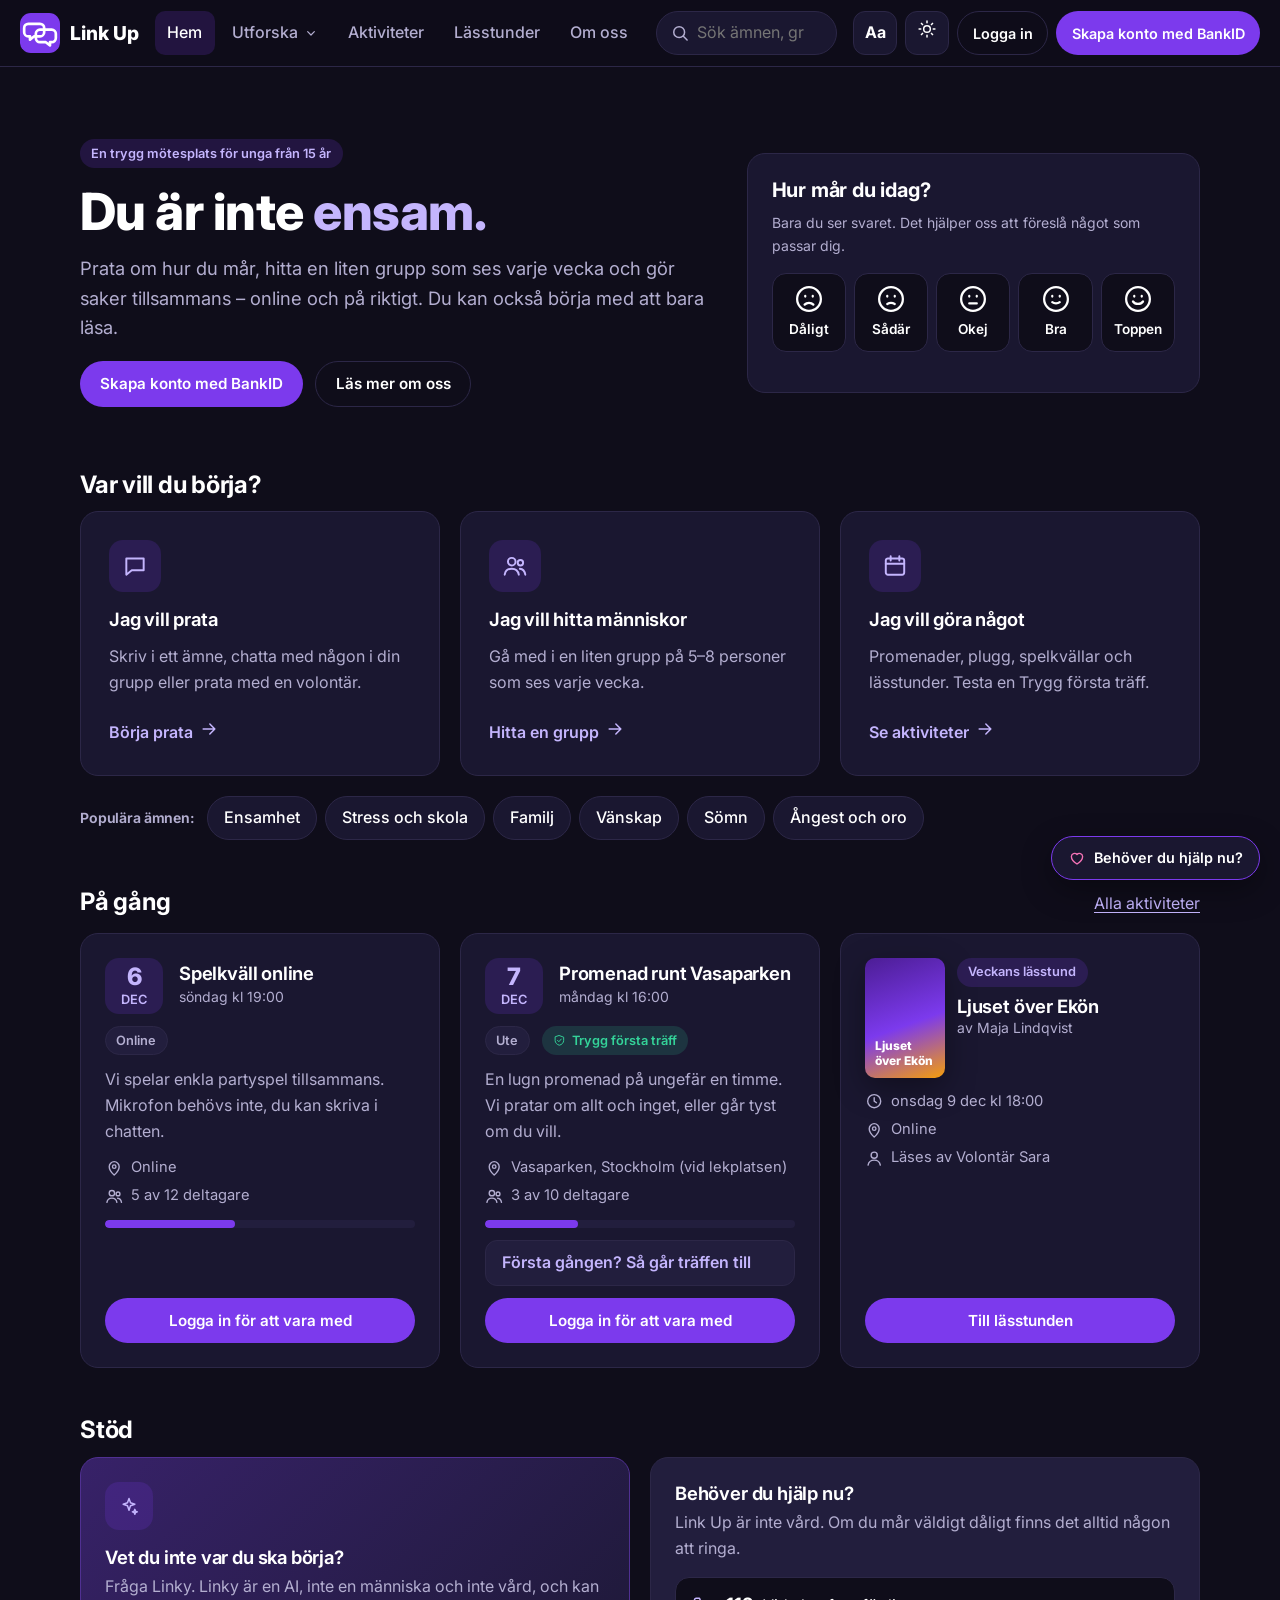
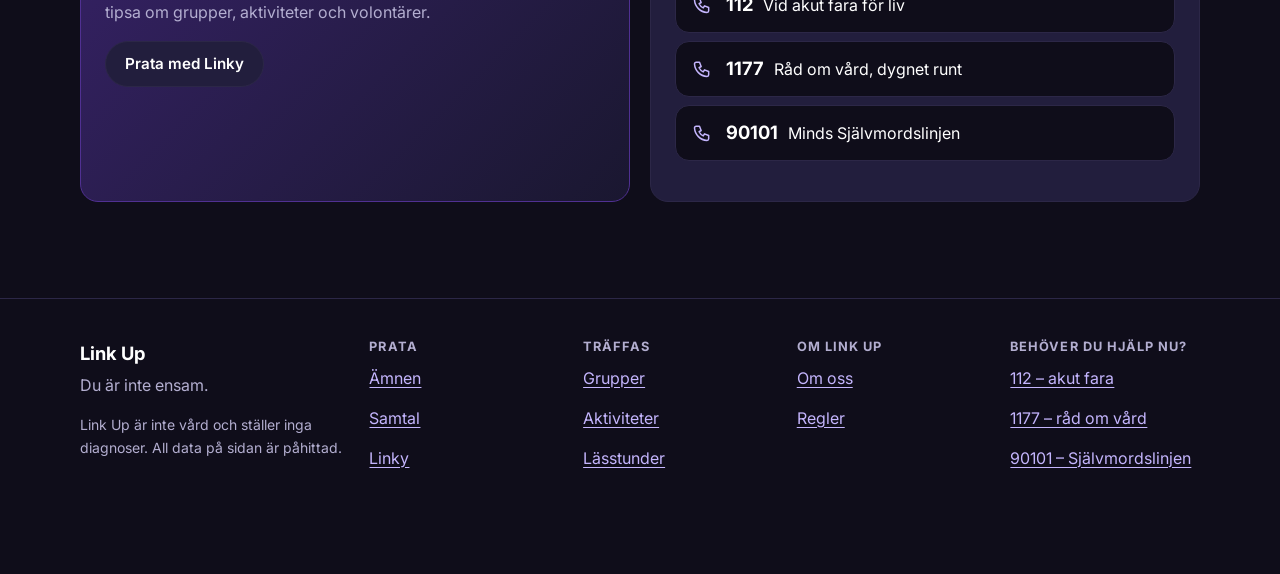
<file: index.html>
<!DOCTYPE html>
<html lang="sv">
<head>
  <meta charset="UTF-8">
  <meta name="viewport" content="width=device-width, initial-scale=1">
  <title>Link Up – Du är inte ensam</title>
  <meta name="description" content="Link Up är en trygg digital mötesplats för unga från 15 år. Du är inte ensam.">
  <link rel="icon" href="img/favicon.svg" type="image/svg+xml">
  <link rel="preconnect" href="https://fonts.googleapis.com">
  <link rel="stylesheet" href="https://fonts.googleapis.com/css2?family=Inter:wght@400;500;600;700;800&display=swap">
  <link rel="stylesheet" href="css/style.css">
  <script src="js/data.js"></script>
  <script src="js/app.js"></script>
  <script src="js/index.js" defer></script>
</head>
<body data-page="hem">
  <main id="main">
    <section class="hero" aria-labelledby="hero-title">
      <div>
        <p class="badge badge-accent" id="hello">En trygg mötesplats för unga från 15 år</p>
        <h1 id="hero-title">Du är inte <span>ensam.</span></h1>
        <p class="lead">Prata om hur du mår, hitta en liten grupp som ses varje vecka och gör saker tillsammans – online och på riktigt. Du kan också börja med att bara läsa.</p>
        <div class="row" id="hero-actions"></div>
      </div>

      <!-- Mående-check -->
      <section class="card mood-card" aria-labelledby="mood-title">
        <h2 id="mood-title">Hur mår du idag?</h2>
        <p class="muted small">Bara du ser svaret. Det hjälper oss att föreslå något som passar dig.</p>
        <div class="mood-buttons" role="group" aria-labelledby="mood-title" id="mood-buttons"></div>
        <div class="mood-result" id="mood-result" aria-live="polite"></div>
      </section>
    </section>

    <!-- Din vecka (bara när man är inloggad) -->
    <section class="section card" id="my-week" hidden aria-labelledby="week-title"></section>

    <!-- Tre stora kort -->
    <section class="section" aria-labelledby="start-title">
      <h2 id="start-title">Var vill du börja?</h2>
      <div class="grid grid-3">
        <a class="card card-link big-card" href="samtal.html">
          <span class="icon-wrap" data-icon="chat"></span>
          <h3>Jag vill prata</h3>
          <p class="muted">Skriv i ett ämne, chatta med någon i din grupp eller prata med en volontär.</p>
          <span class="go">Börja prata <span data-icon="arrow"></span></span>
        </a>
        <a class="card card-link big-card" href="grupper.html">
          <span class="icon-wrap" data-icon="users"></span>
          <h3>Jag vill hitta människor</h3>
          <p class="muted">Gå med i en liten grupp på 5–8 personer som ses varje vecka.</p>
          <span class="go">Hitta en grupp <span data-icon="arrow"></span></span>
        </a>
        <a class="card card-link big-card" href="aktiviteter.html">
          <span class="icon-wrap" data-icon="calendar"></span>
          <h3>Jag vill göra något</h3>
          <p class="muted">Promenader, plugg, spelkvällar och lässtunder. Testa en Trygg första träff.</p>
          <span class="go">Se aktiviteter <span data-icon="arrow"></span></span>
        </a>
      </div>
      <!-- Populära ämnen -->
      <div class="row" style="margin-top:1.25rem">
        <h3 id="topics-title" class="small muted" style="margin:0">Populära ämnen:</h3>
        <ul class="chips" id="popular-topics" aria-labelledby="topics-title"></ul>
      </div>
    </section>

    <!-- På gång: aktiviteter och veckans lässtund -->
    <section class="section" aria-labelledby="activities-title">
      <div class="section-head">
        <h2 id="activities-title">På gång</h2>
        <a href="aktiviteter.html">Alla aktiviteter</a>
      </div>
      <div class="grid grid-3">
        <div id="upcoming" style="display:contents"></div>
        <article class="card activity" id="weekly-reading"></article>
      </div>
    </section>

    <!-- Stöd: Linky och hjälpnummer -->
    <section class="section" aria-labelledby="support-title">
      <h2 id="support-title">Stöd</h2>
      <div class="grid grid-2">
        <div class="card card-accent stack">
          <span class="icon-wrap" data-icon="sparkle" style="width:48px;height:48px;border-radius:14px;display:grid;place-items:center;background:var(--accent-soft);color:var(--accent-text)"></span>
          <h3>Vet du inte var du ska börja?</h3>
          <p class="muted" style="margin:0">Fråga Linky. Linky är en AI, inte en människa och inte vård, och kan tipsa om grupper, aktiviteter och volontärer.</p>
          <a class="btn btn-secondary" href="linky.html" style="align-self:flex-start">Prata med Linky</a>
        </div>
        <div class="card card-soft">
          <h3>Behöver du hjälp nu?</h3>
          <p class="muted">Link Up är inte vård. Om du mår väldigt dåligt finns det alltid någon att ringa.</p>
          <div id="help-box"></div>
        </div>
      </div>
    </section>
  </main>
</body>
</html>
</file>
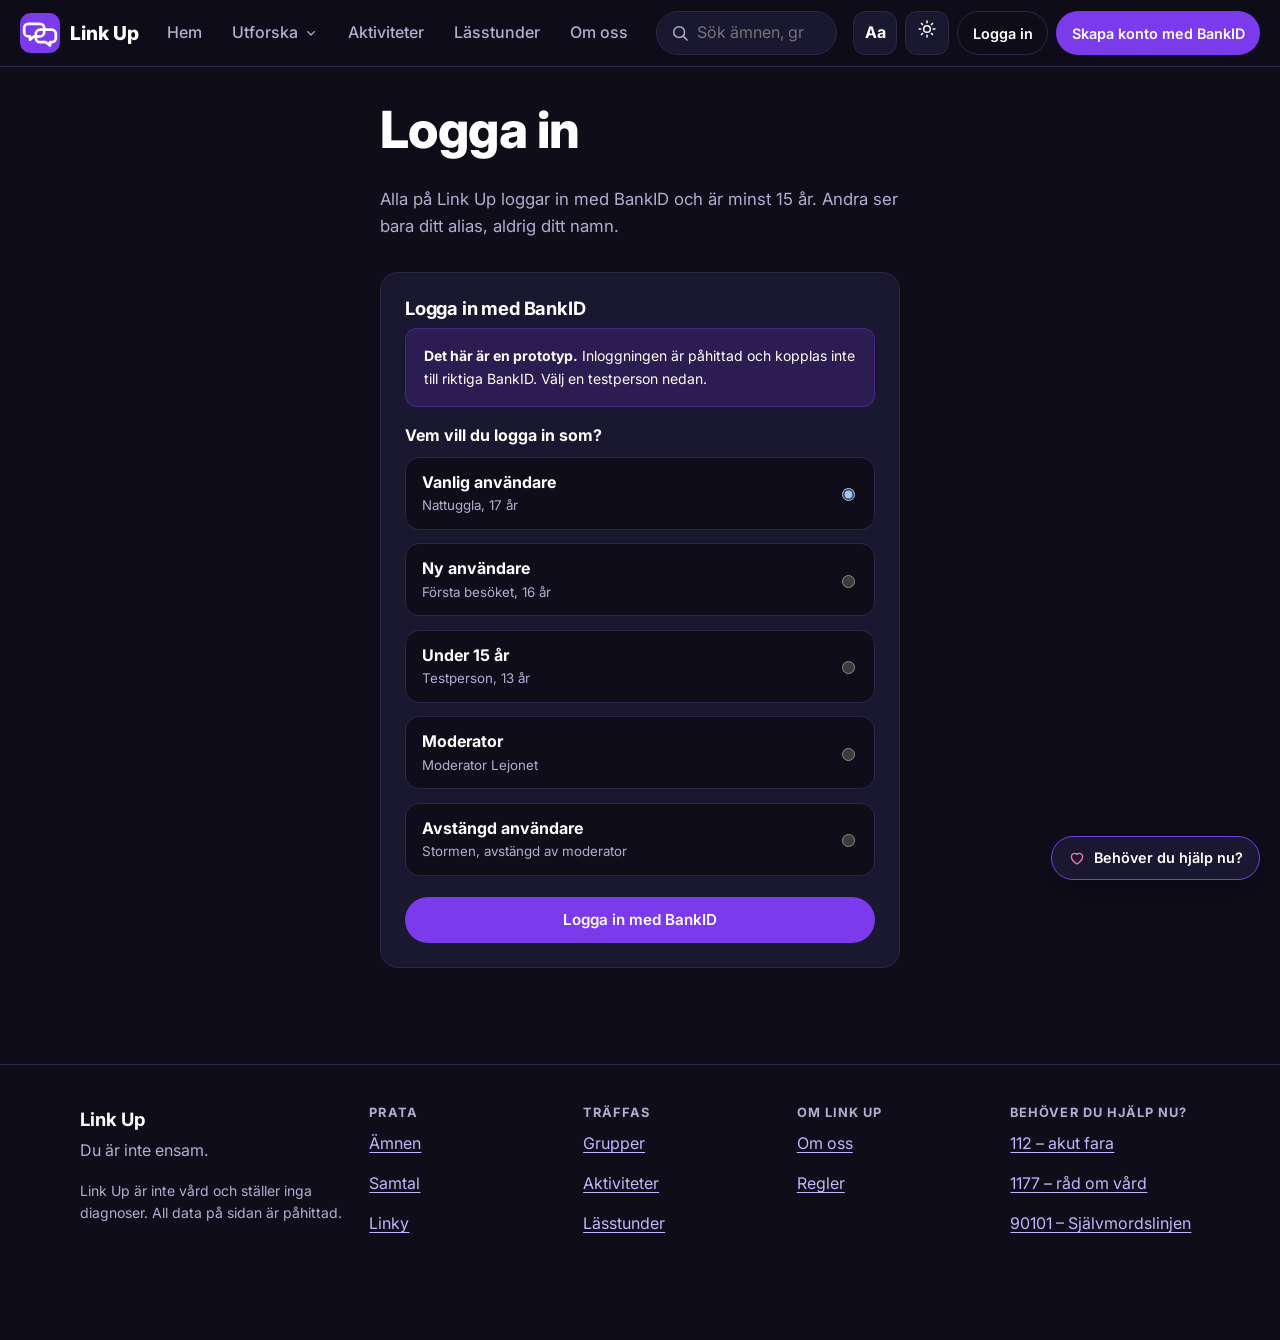
<file: aktiviteter.html>
<!DOCTYPE html>
<html lang="sv" data-auth="required">
<head>
  <meta charset="UTF-8">
  <meta name="viewport" content="width=device-width, initial-scale=1">
  <title>Aktiviteter – Link Up</title>
  <link rel="icon" href="img/favicon.svg" type="image/svg+xml">
  <link rel="preconnect" href="https://fonts.googleapis.com">
  <link rel="stylesheet" href="https://fonts.googleapis.com/css2?family=Inter:wght@400;500;600;700;800&display=swap">
  <link rel="stylesheet" href="css/style.css">
  <script src="js/data.js"></script>
  <script src="js/app.js"></script>
  <script src="js/aktiviteter.js" defer></script>
</head>
<body data-page="aktiviteter">
  <main id="main">
    <div class="page-head">
      <h1>Aktiviteter</h1>
      <p>Från skärm till verklighet. Promenader, plugg, spelkvällar och lässtunder – online eller på riktigt.</p>
    </div>

    <div class="notice notice-success" id="safe-info">
      <p><span class="badge badge-safe">Trygg första träff</span> betyder att träffen är på en <strong>offentlig plats</strong>, att en <strong>volontär är på plats</strong> och att du <strong>får ta med en kompis</strong>.</p>
    </div>

    <div class="section-head" style="margin-top:1.5rem">
      <nav aria-label="Filtrera aktiviteter">
        <ul class="chips" id="activity-filter">
          <li><button type="button" class="chip" data-filter="alla" aria-pressed="true">Alla</button></li>
          <li><button type="button" class="chip" data-filter="ute" aria-pressed="false">Ute</button></li>
          <li><button type="button" class="chip" data-filter="online" aria-pressed="false">Online</button></li>
          <li><button type="button" class="chip" data-filter="lasstund" aria-pressed="false">Lässtund</button></li>
        </ul>
      </nav>
      <a class="btn btn-primary" href="#create-title" data-icon="plus">Skapa aktivitet</a>
    </div>

    <div class="grid grid-3" id="activity-list" aria-live="polite"></div>

    <section class="section" aria-labelledby="create-title">
      <form class="card" id="activity-form" style="max-width:760px">
        <h2 id="create-title" tabindex="-1">Skapa en aktivitet</h2>
        <p class="muted">Har du en idé? Bjud in andra. Tänk på att aldrig skriva din hemadress.</p>
        <div class="field">
          <label for="a-title">Rubrik</label>
          <input type="text" id="a-title" maxlength="60" required>
        </div>
        <div class="field">
          <label for="a-desc">Beskrivning</label>
          <textarea id="a-desc" maxlength="400" required></textarea>
        </div>
        <div class="form-grid">
          <div class="field">
            <label for="a-location">Plats</label>
            <input type="text" id="a-location" maxlength="80" placeholder="T.ex. Stadsbiblioteket eller Online" required>
          </div>
          <div class="field">
            <label for="a-date">Datum</label>
            <input type="date" id="a-date" required>
          </div>
          <div class="field">
            <label for="a-time">Tid</label>
            <input type="time" id="a-time" value="17:00" required>
          </div>
          <div class="field">
            <label for="a-max">Max antal deltagare</label>
            <input type="number" id="a-max" min="2" max="50" value="10" required>
          </div>
          <div class="field">
            <label for="a-book">Bok (för lässtund)</label>
            <select id="a-book"><option value="">Ingen bok</option></select>
          </div>
        </div>
        <label class="check"><input type="checkbox" id="a-online"> Aktiviteten är online</label>
        <label class="check"><input type="checkbox" id="a-safe"> Trygg första träff – offentlig plats, en volontär är på plats och man får ta med en kompis</label>
        <div class="notice notice-warm" id="activity-notice" hidden role="alert"></div>
        <button type="submit" class="btn btn-primary">Skapa aktivitet</button>
      </form>
    </section>
  </main>
</body>
</html>
</file>
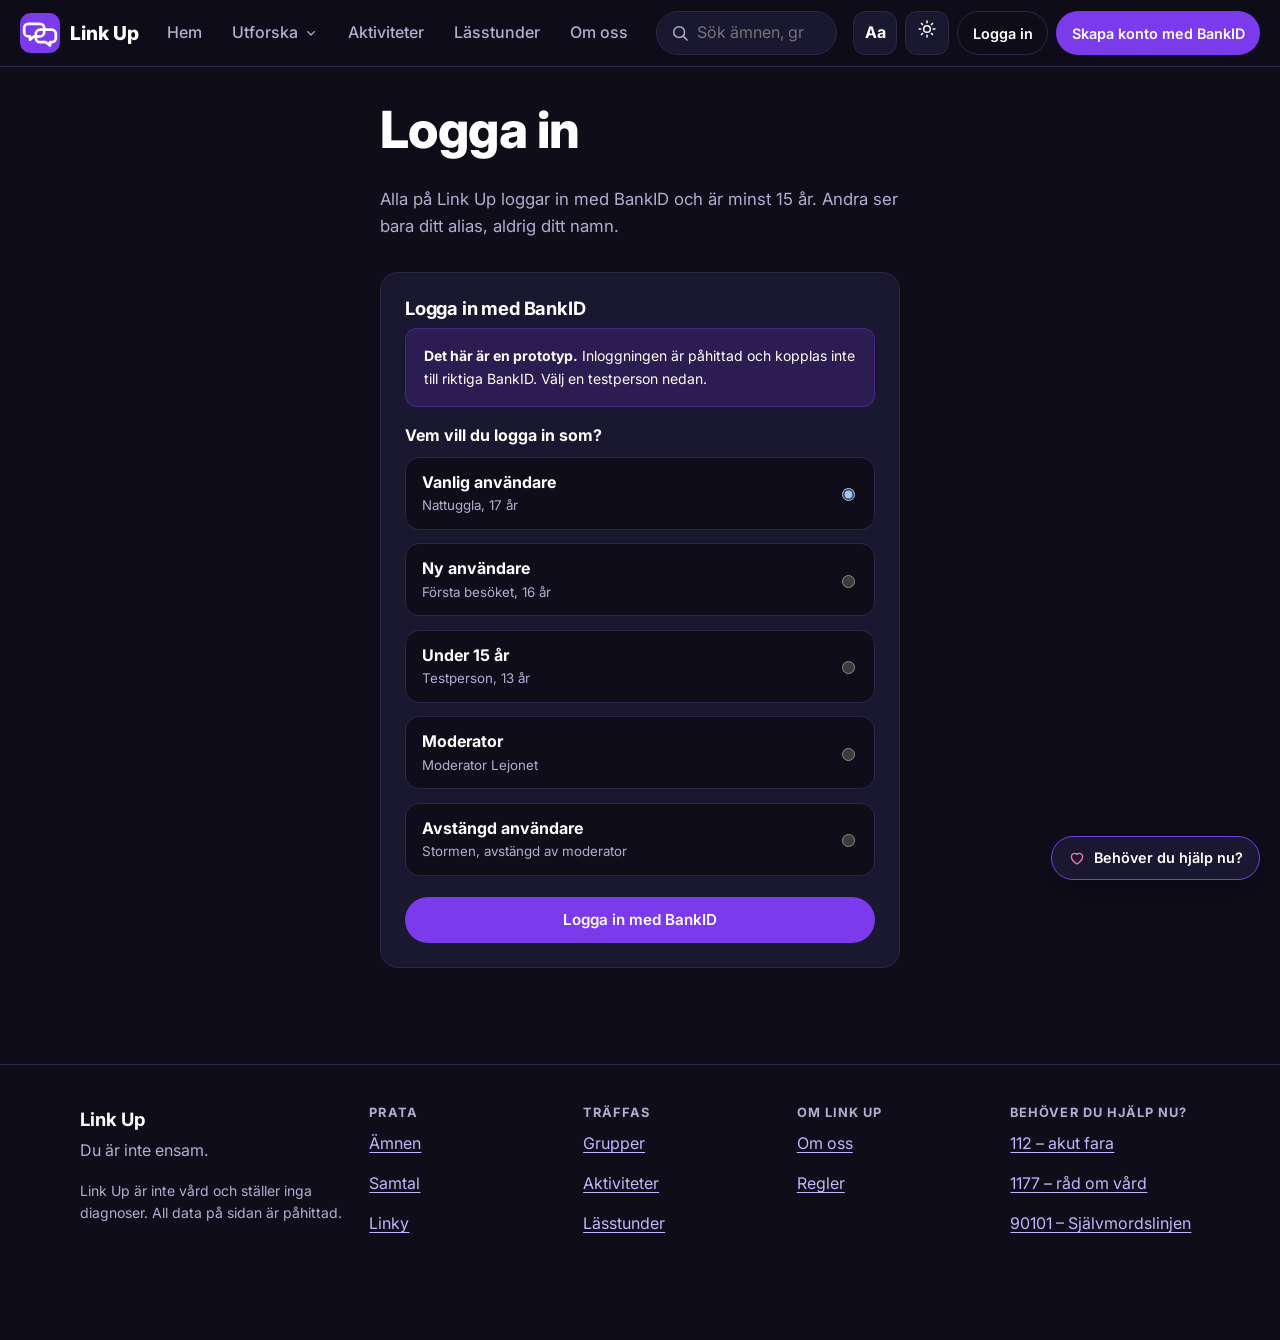
<file: amnen.html>
<!DOCTYPE html>
<html lang="sv" data-auth="required">
<head>
  <meta charset="UTF-8">
  <meta name="viewport" content="width=device-width, initial-scale=1">
  <title>Ämnen – Link Up</title>
  <link rel="icon" href="img/favicon.svg" type="image/svg+xml">
  <link rel="preconnect" href="https://fonts.googleapis.com">
  <link rel="stylesheet" href="https://fonts.googleapis.com/css2?family=Inter:wght@400;500;600;700;800&display=swap">
  <link rel="stylesheet" href="css/style.css">
  <script src="js/data.js"></script>
  <script src="js/app.js"></script>
  <script src="js/amnen.js" defer></script>
</head>
<body data-page="amnen">
  <main id="main">
    <div class="page-head">
      <h1>Ämnen</h1>
      <p>Läs vad andra skriver, dela hur du har det eller svara någon. Du syns bara med ditt alias. Du kan också bara läsa – i din egen takt.</p>
    </div>

    <nav aria-label="Välj ämne">
      <ul class="chips" id="topic-filter"></ul>
    </nav>

    <div class="split" style="margin-top:1.5rem">
      <section aria-labelledby="posts-title">
        <h2 id="posts-title" class="sr-only">Inlägg</h2>
        <div id="post-list" class="stack"></div>
      </section>

      <aside class="stack">
        <form class="card" id="post-form">
          <h2 class="h3">Skriv ett inlägg</h2>
          <div class="field">
            <label for="post-topic">Ämne</label>
            <select id="post-topic"></select>
          </div>
          <div class="field">
            <label for="post-body">Vad vill du dela?</label>
            <textarea id="post-body" maxlength="1000" placeholder="Skriv med egna ord. Dela inga personuppgifter."></textarea>
          </div>
          <div class="notice notice-warm" id="post-notice" hidden role="alert"></div>
          <button type="submit" class="btn btn-primary btn-block">Publicera som <span id="post-alias"></span></button>
        </form>
        <div class="card card-soft">
          <h2 class="h3">Stöd i stället för likes</h2>
          <p class="muted small">Här finns inga likes eller siffror. Visa att du läst med <strong>Jag hör dig</strong> eller <strong>Du är inte ensam</strong>.</p>
          <a href="regler.html">Läs reglerna</a>
        </div>
      </aside>
    </div>
  </main>

</body>
</html>
</file>
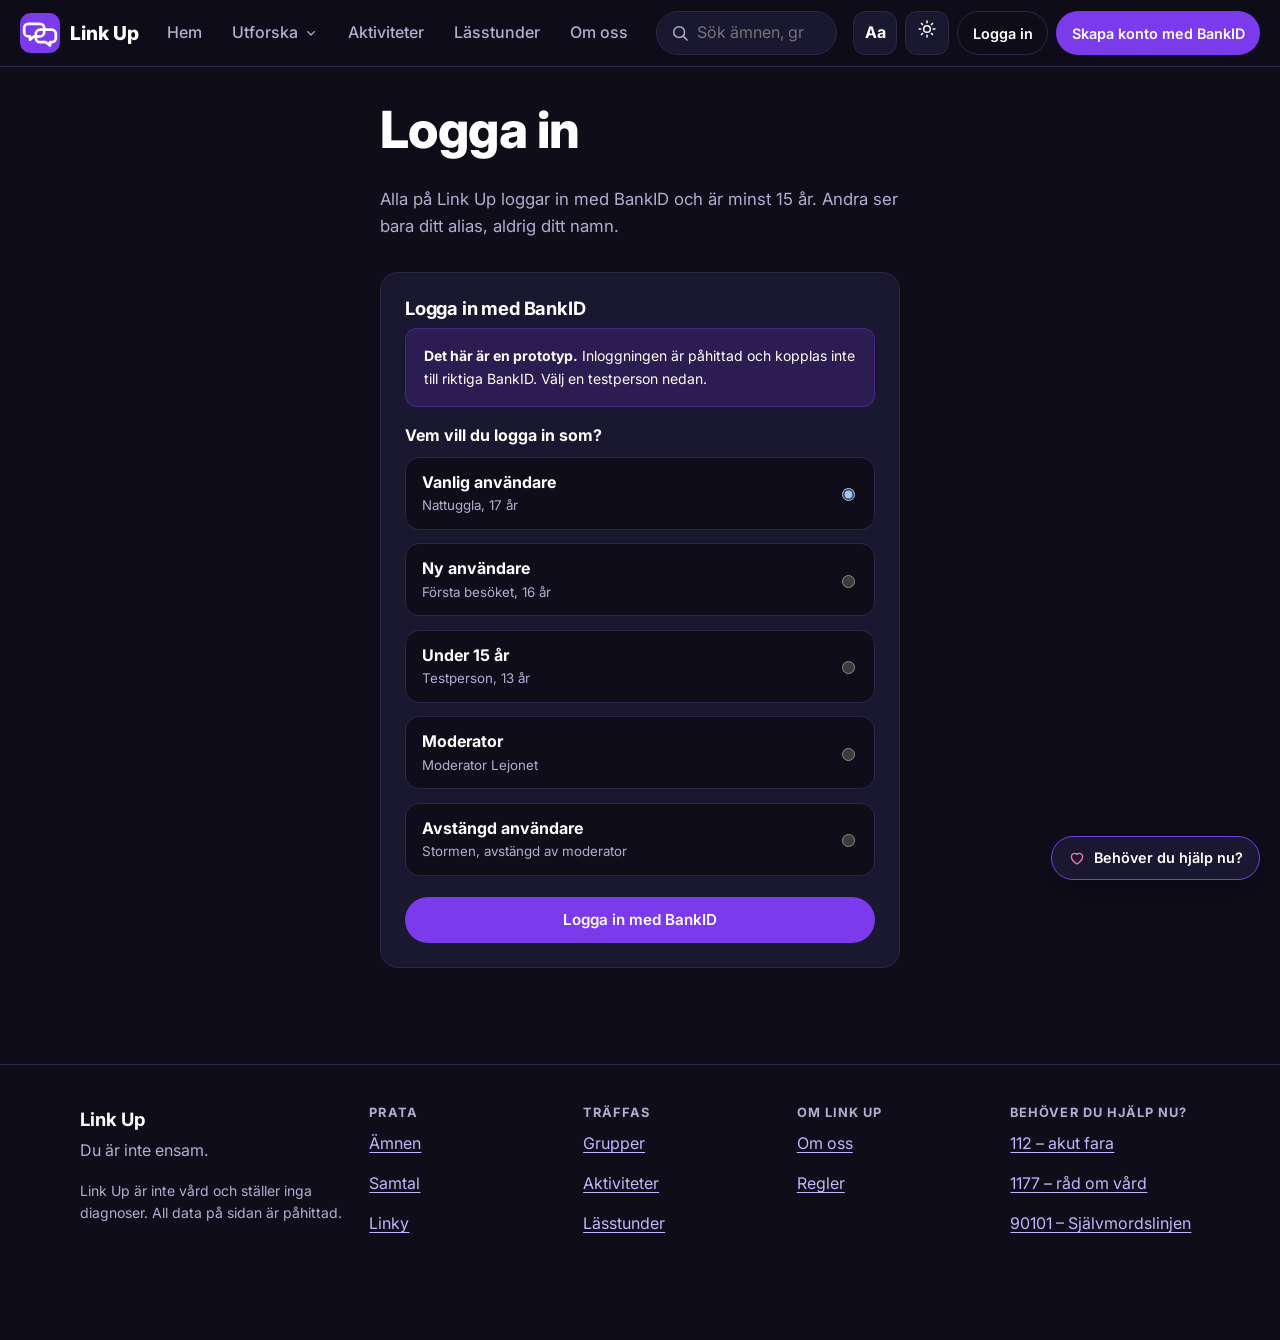
<file: forsta-besoket.html>
<!DOCTYPE html>
<html lang="sv">
<head>
  <meta charset="UTF-8">
  <meta name="viewport" content="width=device-width, initial-scale=1">
  <title>Första besöket – Link Up</title>
  <link rel="icon" href="img/favicon.svg" type="image/svg+xml">
  <link rel="preconnect" href="https://fonts.googleapis.com">
  <link rel="stylesheet" href="https://fonts.googleapis.com/css2?family=Inter:wght@400;500;600;700;800&display=swap">
  <link rel="stylesheet" href="css/style.css">
  <script src="js/data.js"></script>
  <script src="js/app.js"></script>
  <script src="js/forsta-besoket.js" defer></script>
</head>
<body data-page="forsta-besoket">
  <main id="main">
    <div class="auth-wrap">
      <div class="page-head">
        <h1>Välkommen till Link Up</h1>
        <p>Tre snabba steg, sedan är du igång. Du kan ändra allt senare på Min sida.</p>
      </div>
      <ol class="steps" aria-label="Steg">
        <li class="done"><span class="sr-only">Steg 1</span></li>
        <li><span class="sr-only">Steg 2</span></li>
        <li><span class="sr-only">Steg 3</span></li>
      </ol>

      <form class="card" id="welcome-form" novalidate>
        <!-- Steg 1: alias -->
        <section data-step="1" aria-labelledby="s1">
          <h2 id="s1">1. Välj ett alias</h2>
          <p class="muted">Det är bara ditt alias som andra ser. Använd inte ditt riktiga namn.</p>
          <div class="field">
            <label for="alias">Alias</label>
            <input type="text" id="alias" maxlength="20" autocomplete="off" aria-describedby="alias-hint">
            <p class="field-hint" id="alias-hint">3–20 tecken. Bokstäver, siffror och mellanslag.</p>
          </div>
          <div class="chips" id="alias-ideas" aria-label="Förslag på alias"></div>
        </section>

        <!-- Steg 2: intressen -->
        <section data-step="2" hidden aria-labelledby="s2">
          <h2 id="s2">2. Vad gillar du?</h2>
          <p class="muted">Välj minst tre intressen så kan vi föreslå grupper och aktiviteter som passar dig.</p>
          <div class="chips" id="interest-list"></div>
          <p class="field-hint" id="interest-count" aria-live="polite"></p>
        </section>

        <!-- Steg 3: regler -->
        <section data-step="3" hidden aria-labelledby="s3">
          <h2 id="s3">3. Så här är vi mot varandra</h2>
          <ul>
            <li>Var snäll och respektfull, även när du inte håller med.</li>
            <li>Dela aldrig ditt namn, adress, telefonnummer eller skola – varken ditt eget eller någon annans.</li>
            <li>Inga kränkningar, hot, svordomar eller reklam.</li>
            <li>Det som sägs i gruppen stannar i gruppen.</li>
            <li>Link Up är inte vård. Om du eller någon annan är i fara, ring 112.</li>
          </ul>
          <p><a href="regler.html" target="_blank" rel="noopener">Läs alla regler (öppnas i ny flik)</a></p>
          <label class="check"><input type="checkbox" id="accept"> Jag har läst och godkänner reglerna</label>
        </section>

        <div class="notice notice-warm" id="welcome-notice" hidden role="alert"></div>
        <div class="row row-between">
          <button type="button" class="btn btn-ghost" id="back-btn" hidden>Tillbaka</button>
          <button type="submit" class="btn btn-primary" id="next-btn">Nästa</button>
        </div>
      </form>
    </div>
  </main>
</body>
</html>
</file>
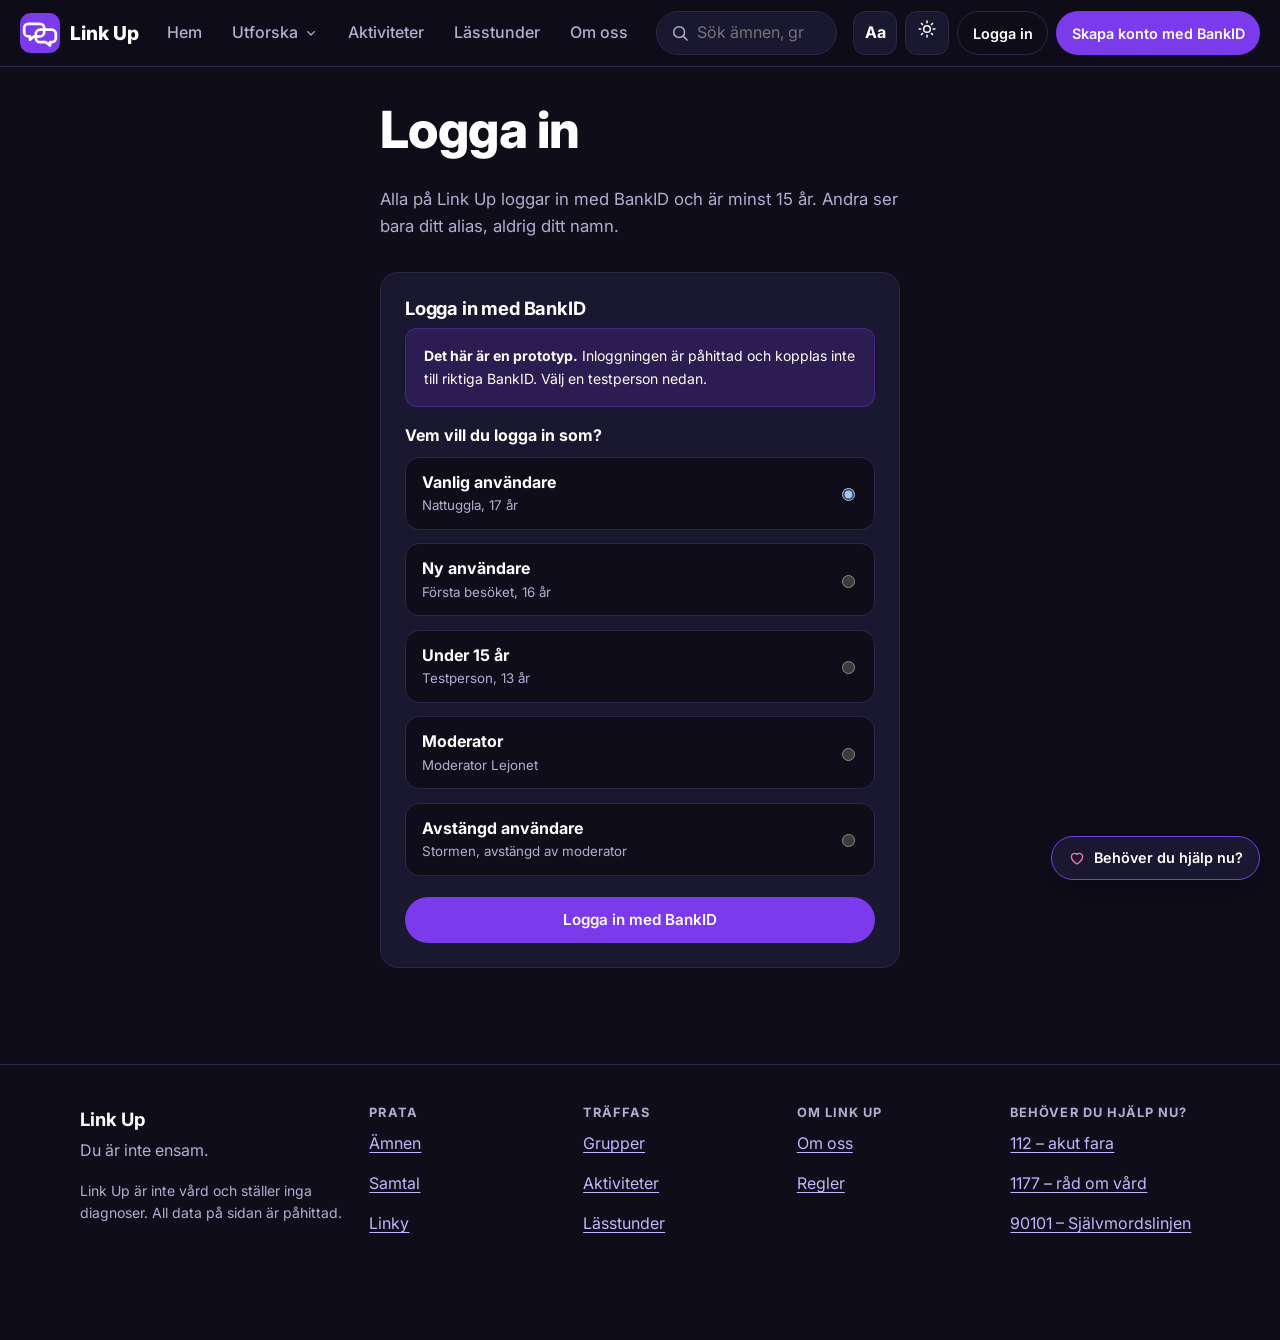
<file: grupper.html>
<!DOCTYPE html>
<html lang="sv" data-auth="required">
<head>
  <meta charset="UTF-8">
  <meta name="viewport" content="width=device-width, initial-scale=1">
  <title>Grupper – Link Up</title>
  <link rel="icon" href="img/favicon.svg" type="image/svg+xml">
  <link rel="preconnect" href="https://fonts.googleapis.com">
  <link rel="stylesheet" href="https://fonts.googleapis.com/css2?family=Inter:wght@400;500;600;700;800&display=swap">
  <link rel="stylesheet" href="css/style.css">
  <script src="js/data.js"></script>
  <script src="js/app.js"></script>
  <script src="js/grupper.js" defer></script>
</head>
<body data-page="grupper">
  <main id="main">
    <div class="page-head">
      <h1>Grupper</h1>
      <p>I en liten grupp på 5–8 personer ses ni varje vecka. Samma människor, gång på gång – så att gemenskapen håller.</p>
    </div>

    <div id="welcome" hidden></div>

    <!-- Förslag på grupp -->
    <section id="match-section" hidden aria-label="Förslag på grupp" style="margin-bottom:2rem"></section>

    <!-- Din grupp -->
    <section aria-labelledby="my-group-title" id="my-group-section"></section>

    <!-- Andra grupper -->
    <section class="section" aria-labelledby="other-title">
      <div class="section-head">
        <h2 id="other-title">Hitta fler grupper</h2>
        <p class="muted small" id="age-note" style="margin:0"></p>
      </div>
      <div class="form-grid card card-soft" style="margin-bottom:1.25rem">
        <div class="field">
          <label for="group-search">Sök grupp</label>
          <input type="search" id="group-search" placeholder="T.ex. promenad, spel, plugg">
        </div>
        <div class="field">
          <label for="group-interest">Intresse</label>
          <select id="group-interest"><option value="">Alla intressen</option></select>
        </div>
      </div>
      <div class="grid grid-3" id="group-list" aria-live="polite"></div>
    </section>
  </main>
</body>
</html>
</file>
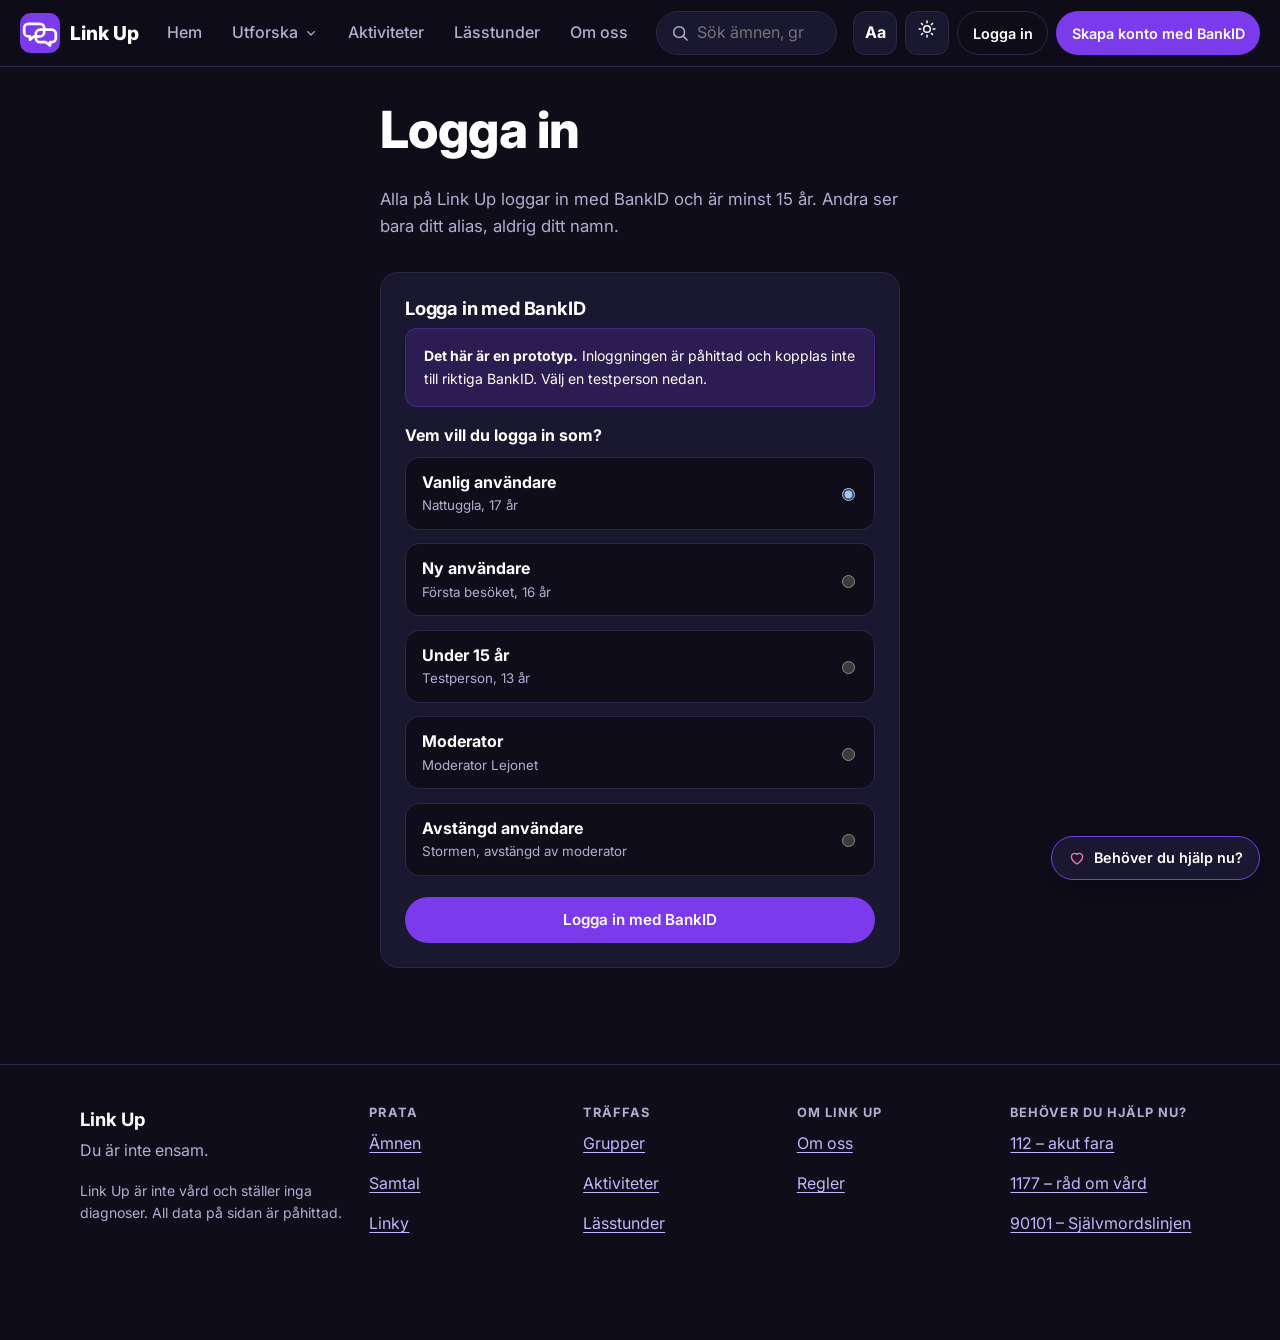
<file: lasstund.html>
<!DOCTYPE html>
<html lang="sv" data-auth="required">
<head>
  <meta charset="UTF-8">
  <meta name="viewport" content="width=device-width, initial-scale=1">
  <title>Lässtund – Link Up</title>
  <link rel="icon" href="img/favicon.svg" type="image/svg+xml">
  <link rel="preconnect" href="https://fonts.googleapis.com">
  <link rel="stylesheet" href="https://fonts.googleapis.com/css2?family=Inter:wght@400;500;600;700;800&display=swap">
  <link rel="stylesheet" href="css/style.css">
  <script src="js/data.js"></script>
  <script src="js/app.js"></script>
  <script src="js/lasstund.js" defer></script>
</head>
<body data-page="lasstund">
  <main id="main">
    <div class="page-head">
      <h1>Lässtund</h1>
      <p>Varje vecka läser en volontär högt ur en bok. Lyssna, läs med i din egen takt eller chatta med de andra. Du behöver inte säga något.</p>
    </div>

    <div class="split">
      <div class="stack">
        <section class="card" aria-labelledby="book-title">
          <div class="row" style="align-items:flex-start;flex-wrap:nowrap">
            <div class="book-cover" id="book-cover" aria-hidden="true"></div>
            <div>
              <span class="badge badge-accent">Veckans bok</span>
              <h2 id="book-title" style="margin-top:.5rem"></h2>
              <p class="muted" id="book-author"></p>
              <div class="row" id="reader"></div>
            </div>
          </div>

          <!-- Simulerad uppläsning -->
          <div class="player" id="player">
            <button type="button" class="play-btn" id="play-btn" aria-pressed="false"><span id="play-icon"></span><span class="sr-only" id="play-label">Spela upp</span></button>
            <div style="flex:1;min-width:160px">
              <div class="row row-between small muted"><span id="play-status">Pausad</span><span id="play-time">0:00 / 0:00</span></div>
              <div class="progress" role="progressbar" aria-label="Hur långt uppläsningen har kommit" aria-valuemin="0" aria-valuemax="100" aria-valuenow="0" id="play-progress"><span style="width:0%"></span></div>
            </div>
          </div>
          <p class="muted small">Uppläsningen är simulerad i prototypen – det hörs inget ljud, men texten markeras i takt med läsningen.</p>

          <div class="row">
            <button type="button" class="btn btn-secondary" id="self-btn" aria-pressed="false" data-icon="book">Läs själv i takt</button>
            <button type="button" class="btn btn-ghost" id="readaloud-btn" data-icon="hand">Jag vill läsa högt</button>
          </div>
          <div id="readaloud-notice" class="notice notice-success" hidden style="margin-top:1rem" role="status"></div>
        </section>

        <section class="card" aria-labelledby="text-title">
          <div class="row row-between">
            <h2 id="text-title" class="h3" style="margin:0">Kapitel 3: Stormen</h2>
            <div class="row" id="self-controls" hidden>
              <button type="button" class="btn btn-sm btn-ghost" id="prev-btn">Föregående stycke</button>
              <button type="button" class="btn btn-sm btn-primary" id="next-btn">Nästa stycke</button>
            </div>
          </div>
          <div class="reading-text" id="reading-text" aria-live="off"></div>
        </section>

        <section aria-labelledby="more-title">
          <h2 id="more-title" class="h3">Kommande lässtunder</h2>
          <div class="grid grid-2" id="reading-list"></div>
        </section>
      </div>

      <!-- Chatt bredvid -->
      <section class="card chat" aria-labelledby="chat-title" id="reading-chat">
        <div class="chat-head"><h2 id="chat-title" class="h3">Chatt under lässtunden</h2><span class="muted small" id="chat-sub"></span></div>
        <ul class="messages" id="reading-messages" aria-live="polite"></ul>
        <div class="notice notice-warm small" id="chat-notice" hidden role="alert"></div>
        <form class="chat-form" id="chat-form">
          <label class="sr-only" for="chat-input">Skriv i chatten</label>
          <input type="text" id="chat-input" maxlength="300" placeholder="Skriv något..." autocomplete="off">
          <button type="submit" class="icon-btn" aria-label="Skicka" data-icon="send"></button>
        </form>
      </section>
    </div>
  </main>
</body>
</html>
</file>
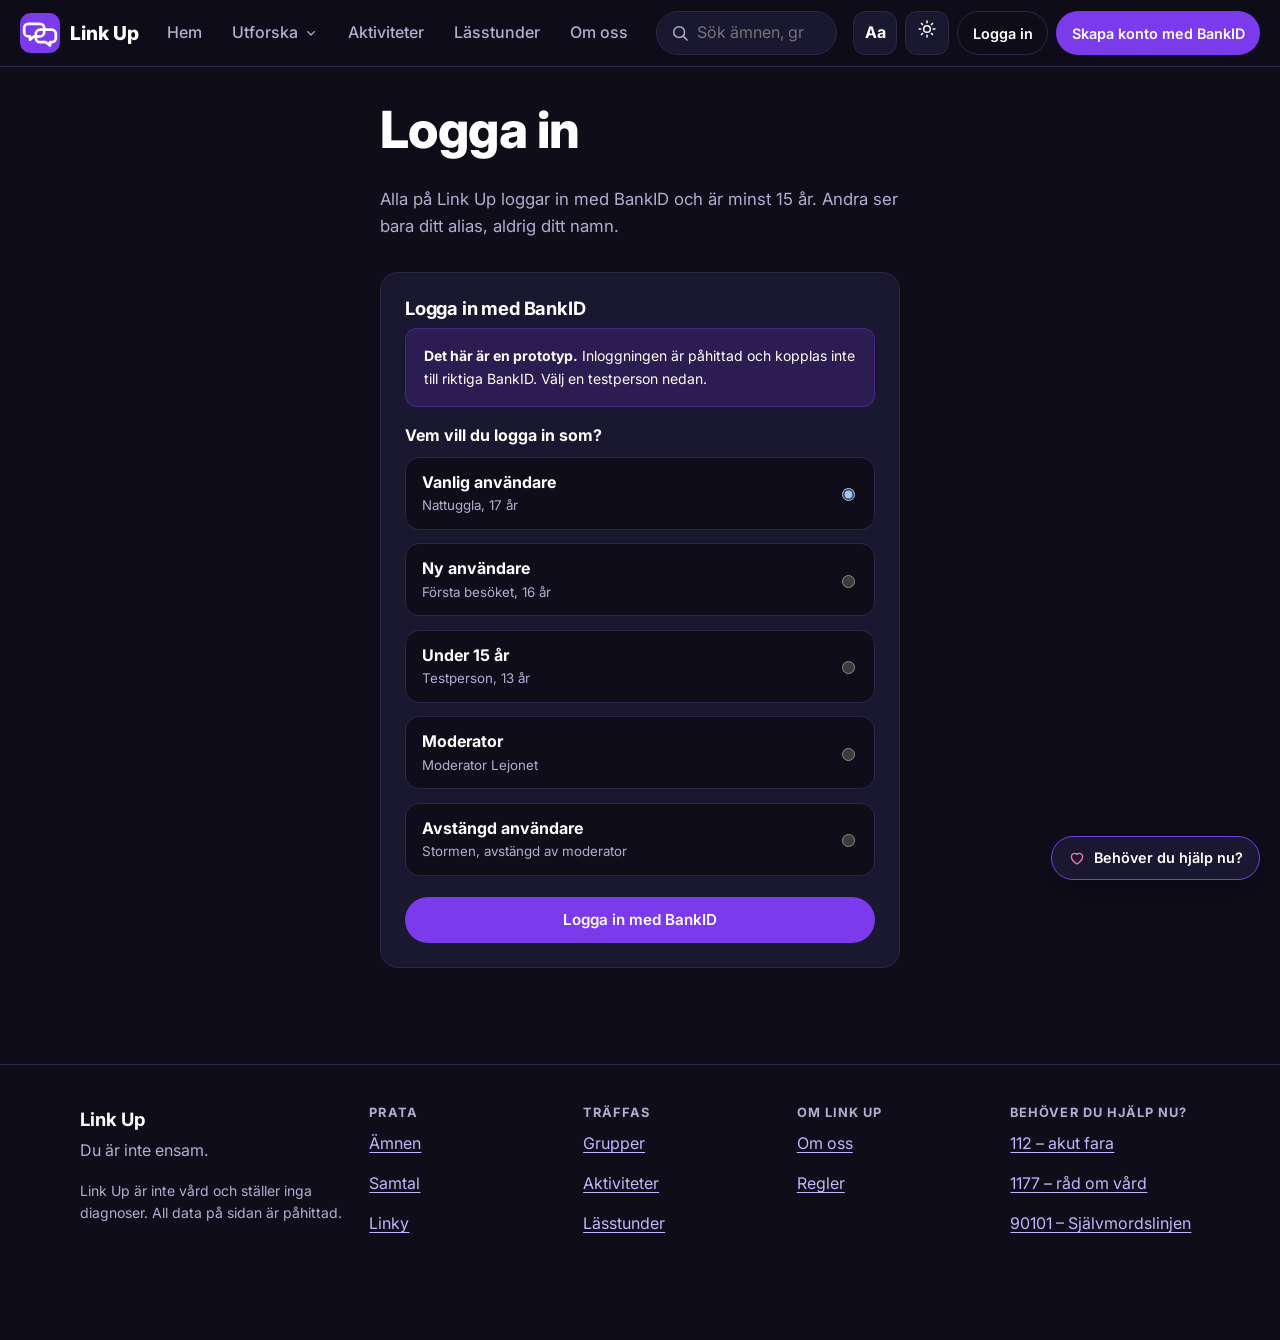
<file: linky.html>
<!DOCTYPE html>
<html lang="sv" data-auth="required">
<head>
  <meta charset="UTF-8">
  <meta name="viewport" content="width=device-width, initial-scale=1">
  <title>Linky – Link Up</title>
  <link rel="icon" href="img/favicon.svg" type="image/svg+xml">
  <link rel="preconnect" href="https://fonts.googleapis.com">
  <link rel="stylesheet" href="https://fonts.googleapis.com/css2?family=Inter:wght@400;500;600;700;800&display=swap">
  <link rel="stylesheet" href="css/style.css">
  <script src="js/data.js"></script>
  <script src="js/app.js"></script>
  <script src="js/linky.js" defer></script>
</head>
<body data-page="linky">
  <main id="main">
    <div class="page-head">
      <h1>Linky</h1>
      <p>Linky hjälper dig att hitta rätt på Link Up – grupper, aktiviteter eller en volontär att prata med.</p>
    </div>

    <div class="split">
      <section class="card chat linky-chat" aria-labelledby="linky-chat-title">
        <div class="chat-head row">
          <span class="avatar" style="--hue:265" aria-hidden="true">L</span>
          <div><h2 id="linky-chat-title" class="h3" style="margin:0">Linky</h2><span class="badge badge-warn">AI – inte en människa</span></div>
          <button type="button" class="btn btn-ghost btn-sm" id="linky-clear" style="margin-left:auto">Rensa samtalet</button>
        </div>
        <ul class="messages" id="linky-messages" aria-live="polite"></ul>
        <div class="suggestions" id="linky-suggestions" aria-label="Förslag på frågor"></div>
        <div class="notice notice-warm small" id="linky-notice" hidden role="alert"></div>
        <form class="chat-form" id="linky-form">
          <label class="sr-only" for="linky-input">Skriv till Linky</label>
          <input type="text" id="linky-input" maxlength="300" placeholder="Skriv till Linky..." autocomplete="off">
          <button type="submit" class="icon-btn" aria-label="Skicka" data-icon="send"></button>
        </form>
      </section>

      <aside class="card card-soft" aria-labelledby="ai-info-title">
        <h2 id="ai-info-title" class="h3">Bra att veta om Linky</h2>
        <ul class="stack" style="padding-left:1.2rem">
          <li><strong>Linky är en AI</strong>, inte en människa.</li>
          <li><strong>Linky är inte vård</strong> och ställer inga diagnoser.</li>
          <li><strong>Linky kan ha fel.</strong> Lita mer på en vuxen du litar på, en volontär eller 1177.</li>
          <li><strong>Samtalet sparas inte.</strong> När du lämnar sidan försvinner det.</li>
          <li>Linky kan göra saker åt dig, till exempel anmäla dig till en aktivitet – men bara när du trycker på knappen.</li>
          <li>I prototypen svarar Linky på nyckelord. Det är ingen riktig AI.</li>
        </ul>
        <p>Vill du prata med en människa? <a href="samtal.html?flik=volontar">Prata med en volontär</a>.</p>
        <p class="muted small">Vid akut fara, ring 112. Självmordslinjen: 90101.</p>
      </aside>
    </div>
  </main>
</body>
</html>
</file>
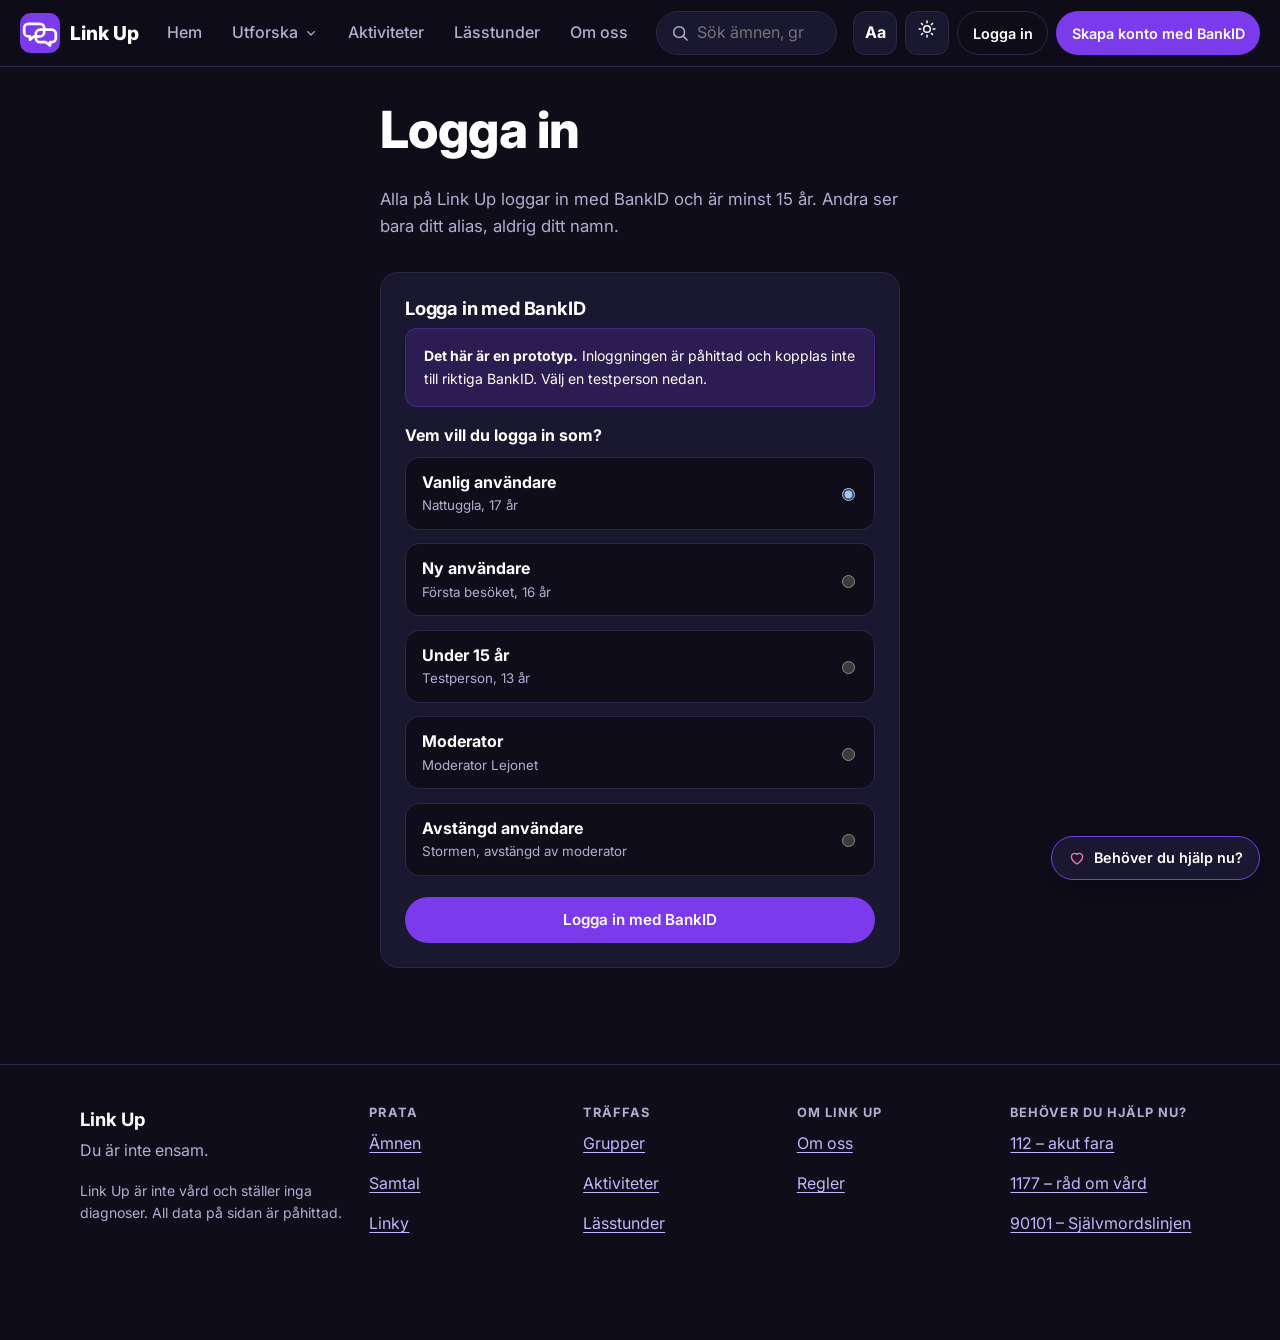
<file: logga-in.html>
<!DOCTYPE html>
<html lang="sv">
<head>
  <meta charset="UTF-8">
  <meta name="viewport" content="width=device-width, initial-scale=1">
  <title>Logga in – Link Up</title>
  <link rel="icon" href="img/favicon.svg" type="image/svg+xml">
  <link rel="preconnect" href="https://fonts.googleapis.com">
  <link rel="stylesheet" href="https://fonts.googleapis.com/css2?family=Inter:wght@400;500;600;700;800&display=swap">
  <link rel="stylesheet" href="css/style.css">
  <script src="js/data.js"></script>
  <script src="js/app.js"></script>
  <script src="js/logga-in.js" defer></script>
</head>
<body data-page="logga-in">
  <main id="main">
    <div class="auth-wrap">
      <div class="page-head">
        <h1 id="login-title">Logga in</h1>
        <p>Alla på Link Up loggar in med BankID och är minst 15 år. Andra ser bara ditt alias, aldrig ditt namn.</p>
      </div>

      <!-- Steg 1: välj testperson och starta BankID -->
      <section class="card" id="step-choose" aria-labelledby="choose-title">
        <h2 id="choose-title" class="h3">Logga in med BankID</h2>
        <p class="notice small"><strong>Det här är en prototyp.</strong> Inloggningen är påhittad och kopplas inte till riktiga BankID. Välj en testperson nedan.</p>
        <form id="bankid-form">
          <fieldset>
            <legend>Vem vill du logga in som?</legend>
            <div class="test-users" id="test-users"></div>
          </fieldset>
          <button type="submit" class="btn btn-primary btn-block">Logga in med BankID</button>
        </form>
      </section>

      <!-- Steg 2: väntar på BankID-appen -->
      <section class="card bankid-box" id="step-wait" hidden aria-live="polite">
        <div class="bankid-logo" aria-hidden="true">BankID</div>
        <h2>Öppna BankID-appen</h2>
        <p class="muted">Starta BankID-appen på din telefon och legitimera dig.</p>
        <div class="spinner" role="img" aria-label="Väntar på BankID"></div>
        <button type="button" class="btn btn-ghost" id="cancel-btn">Avbryt</button>
      </section>

      <!-- Steg 3: meddelande (t.ex. under 15 år eller avstängd) -->
      <section class="card" id="step-message" hidden aria-live="polite"></section>
    </div>
  </main>
</body>
</html>
</file>
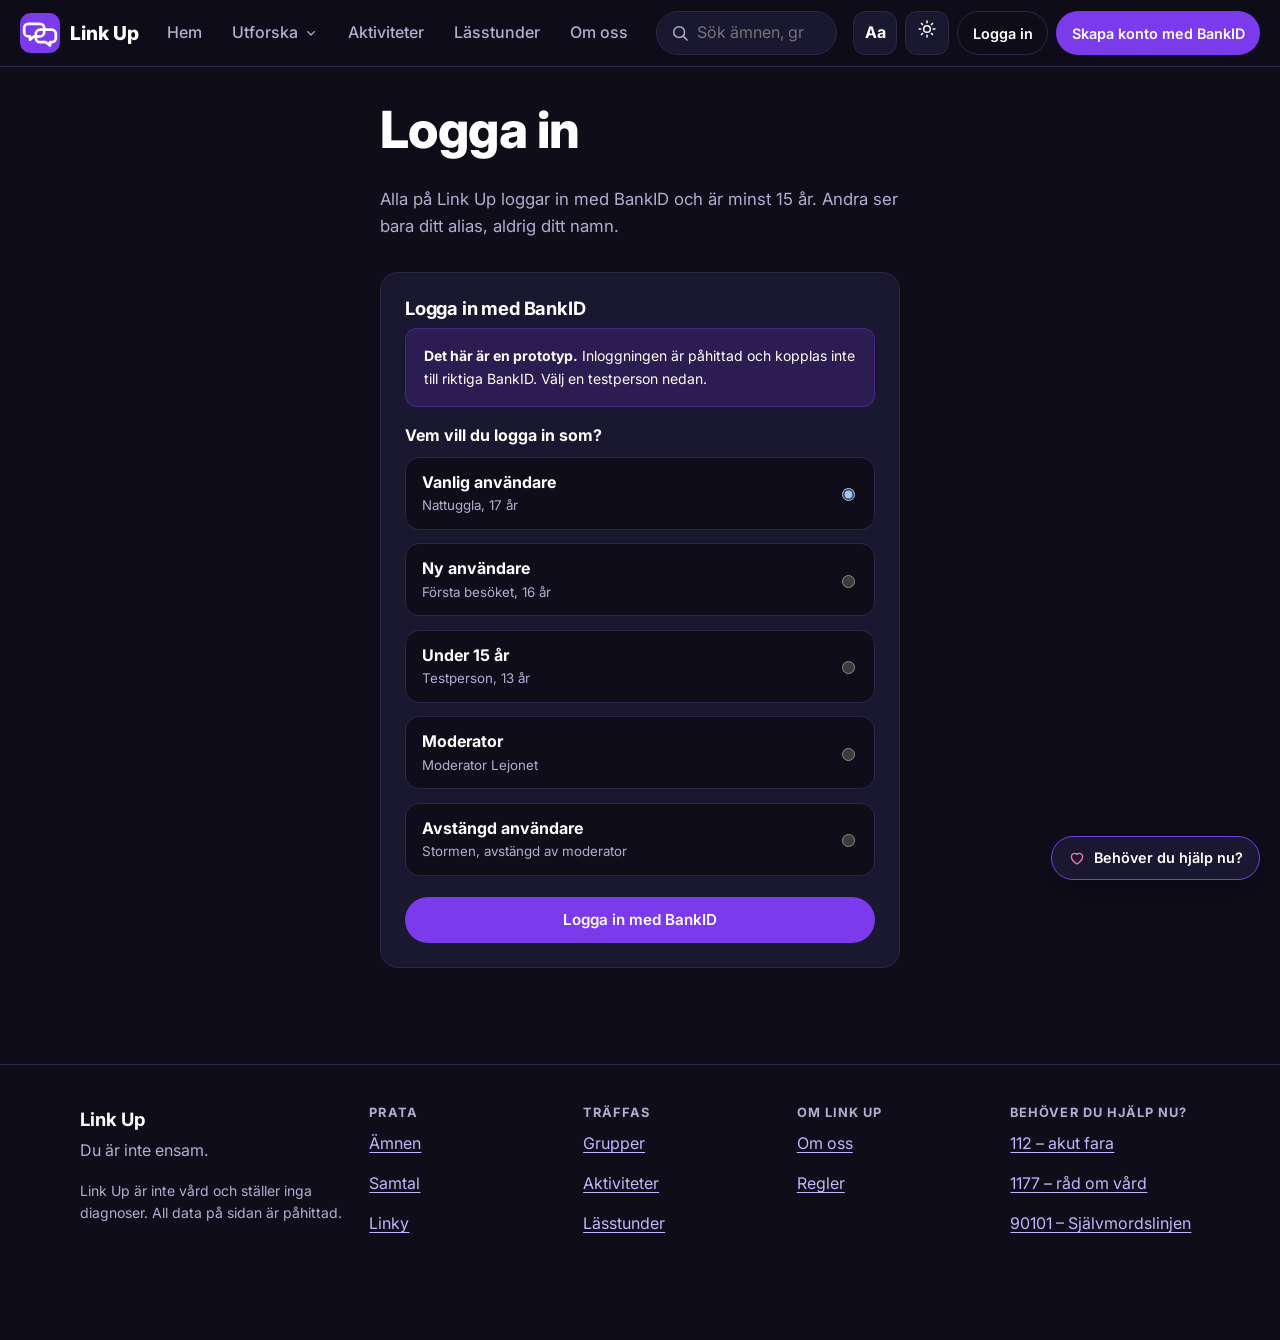
<file: min-sida.html>
<!DOCTYPE html>
<html lang="sv" data-auth="required">
<head>
  <meta charset="UTF-8">
  <meta name="viewport" content="width=device-width, initial-scale=1">
  <title>Min sida – Link Up</title>
  <link rel="icon" href="img/favicon.svg" type="image/svg+xml">
  <link rel="preconnect" href="https://fonts.googleapis.com">
  <link rel="stylesheet" href="https://fonts.googleapis.com/css2?family=Inter:wght@400;500;600;700;800&display=swap">
  <link rel="stylesheet" href="css/style.css">
  <script src="js/data.js"></script>
  <script src="js/app.js"></script>
  <script src="js/min-sida.js" defer></script>
</head>
<body data-page="min-sida">
  <main id="main">
    <section class="card card-accent row" aria-labelledby="profile-title" id="profile"></section>

    <div class="grid grid-2 section">
      <section class="card" aria-labelledby="mood-title">
        <div class="row row-between">
          <h2 id="mood-title" class="h3" style="margin:0">Ditt mående den här veckan</h2>
          <span class="badge">Bara du ser den</span>
        </div>
        <div id="mood-chart" style="margin-top:1rem"></div>
        <a class="btn btn-ghost btn-sm" href="index.html#mood-title">Gör en mående-check</a>
      </section>

      <section class="card" aria-labelledby="settings-title">
        <h2 id="settings-title" class="h3">Inställningar</h2>
        <div class="switch-row">
          <label for="set-theme" style="margin:0">Ljust läge</label>
          <span class="switch"><input type="checkbox" role="switch" id="set-theme" data-setting="theme"><span></span></span>
        </div>
        <div class="switch-row">
          <label for="set-text" style="margin:0">Större text</label>
          <span class="switch"><input type="checkbox" role="switch" id="set-text" data-setting="text"><span></span></span>
        </div>
        <div class="row" style="margin-top:1rem">
          <button type="button" class="btn btn-ghost btn-sm" id="reset-btn">Återställ exempeldata</button>
          <button type="button" class="btn btn-ghost btn-sm" id="logout2-btn" data-icon="logout">Logga ut</button>
        </div>
      </section>
    </div>

    <section class="card section" aria-labelledby="interests-title">
      <h2 id="interests-title" class="h3">Dina intressen</h2>
      <p class="muted small">Klicka för att ändra. Minst tre behövs för att vi ska kunna föreslå grupper.</p>
      <div class="chips" id="interest-list"></div>
    </section>

    <div class="grid grid-2 section">
      <section class="card" aria-labelledby="groups-title">
        <h2 id="groups-title" class="h3">Dina grupper</h2>
        <ul class="simple-list" id="my-groups"></ul>
      </section>
      <section class="card" aria-labelledby="acts-title">
        <h2 id="acts-title" class="h3">Dina aktiviteter</h2>
        <ul class="simple-list" id="my-activities"></ul>
      </section>
    </div>

    <section class="card section" aria-labelledby="blocked-title">
      <h2 id="blocked-title" class="h3">Blockerade användare</h2>
      <p class="muted small">Du ser inte inlägg, svar eller meddelanden från personer du blockerat. De får inte veta att du blockerat dem.</p>
      <ul class="simple-list" id="blocked-list"></ul>
    </section>
  </main>
</body>
</html>
</file>
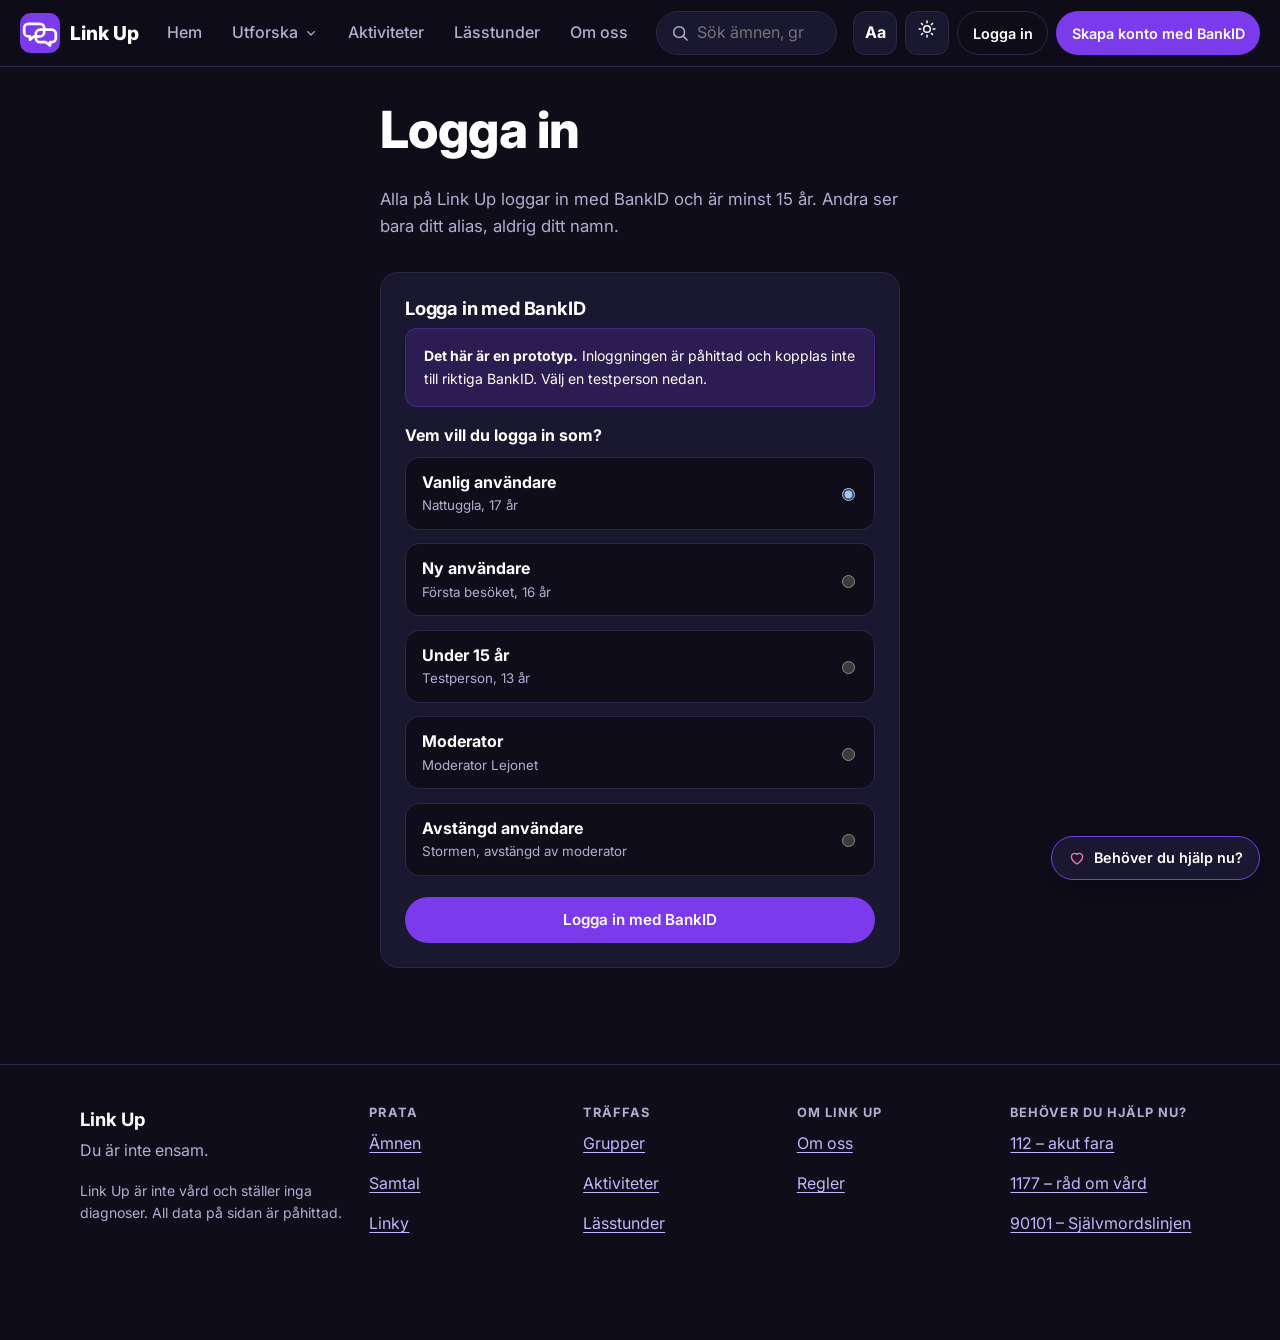
<file: moderator.html>
<!DOCTYPE html>
<html lang="sv" data-auth="moderator">
<head>
  <meta charset="UTF-8">
  <meta name="viewport" content="width=device-width, initial-scale=1">
  <title>Moderator – Link Up</title>
  <link rel="icon" href="img/favicon.svg" type="image/svg+xml">
  <link rel="preconnect" href="https://fonts.googleapis.com">
  <link rel="stylesheet" href="https://fonts.googleapis.com/css2?family=Inter:wght@400;500;600;700;800&display=swap">
  <link rel="stylesheet" href="css/style.css">
  <script src="js/data.js"></script>
  <script src="js/app.js"></script>
  <script src="js/moderator.js" defer></script>
</head>
<body data-page="moderator">
  <main id="main">
    <div class="page-head">
      <h1>Moderator</h1>
      <p>Inlägg och chattmeddelanden som har rapporterats eller innehåller oroande ord. Oroande ligger alltid först. Det som har 3 eller fler rapporter är dolt tills du har tittat på det.</p>
      <p class="muted small">Av integritetsskäl ser du bara meddelanden som någon har rapporterat eller som innehåller ord som tyder på att någon är i fara.</p>
    </div>

    <div class="grid grid-4" id="mod-stats"></div>

    <section class="section" aria-labelledby="queue-title">
      <h2 id="queue-title">Att granska</h2>
      <div class="stack" id="mod-queue" aria-live="polite"></div>
    </section>

    <div class="grid grid-2 section">
      <section class="card" aria-labelledby="suspended-title">
        <h2 id="suspended-title" class="h3">Avstängda användare</h2>
        <p class="muted small">En avstängd användare kan inte skapa ett nytt konto, eftersom inloggningen sker med BankID.</p>
        <ul class="simple-list" id="suspended-list"></ul>
      </section>
      <section class="card" aria-labelledby="log-title">
        <h2 id="log-title" class="h3">Senaste åtgärder</h2>
        <ul class="simple-list" id="mod-log"></ul>
      </section>
    </div>
  </main>
</body>
</html>
</file>
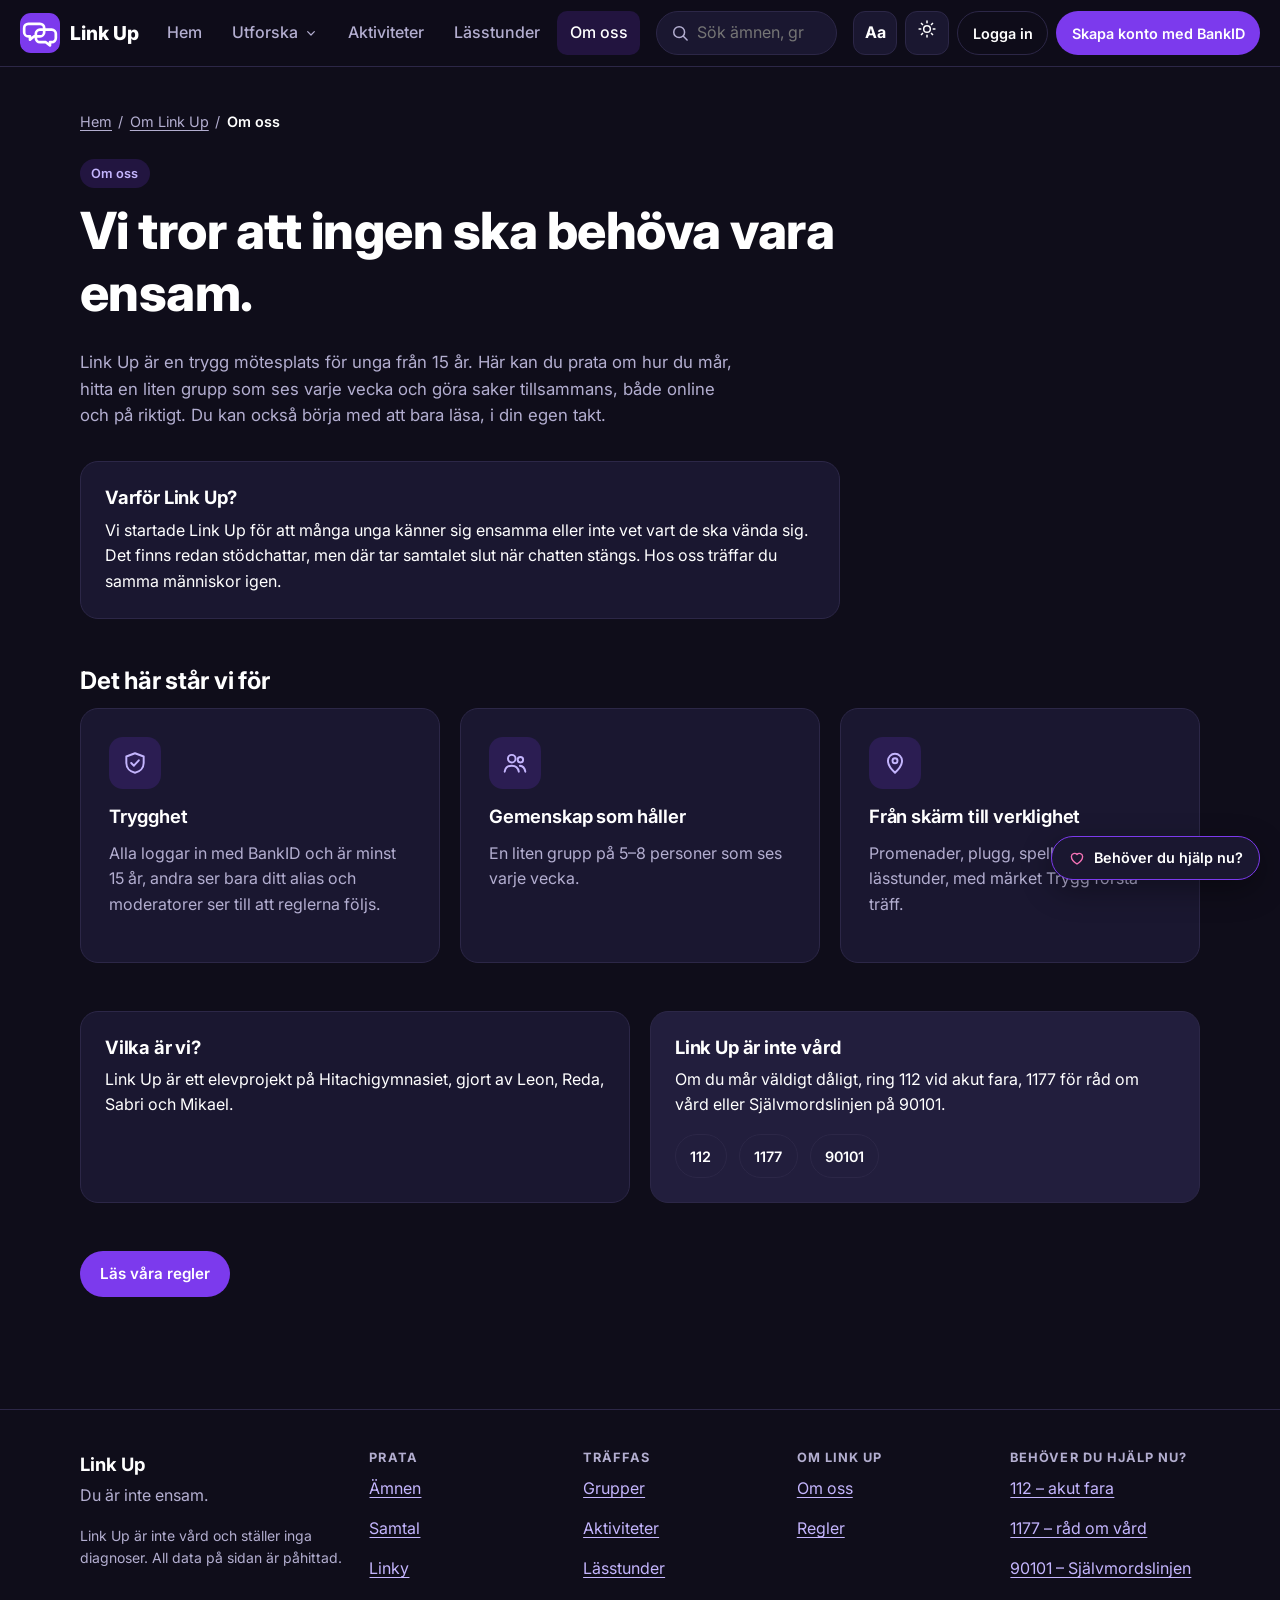
<file: om-oss.html>
<!DOCTYPE html>
<html lang="sv">
<head>
  <meta charset="UTF-8">
  <meta name="viewport" content="width=device-width, initial-scale=1">
  <title>Om oss – Link Up</title>
  <link rel="icon" href="img/favicon.svg" type="image/svg+xml">
  <link rel="preconnect" href="https://fonts.googleapis.com">
  <link rel="stylesheet" href="https://fonts.googleapis.com/css2?family=Inter:wght@400;500;600;700;800&display=swap">
  <link rel="stylesheet" href="css/style.css">
  <script src="js/data.js"></script>
  <script src="js/app.js"></script>
</head>
<body data-page="om-oss">
  <main id="main">
    <section class="page-head" style="max-width:760px">
      <span class="badge badge-accent">Om oss</span>
      <h1 style="margin-top:.75rem">Vi tror att ingen ska behöva vara ensam.</h1>
      <p>Link Up är en trygg mötesplats för unga från 15 år. Här kan du prata om hur du mår, hitta en liten grupp som ses varje vecka och göra saker tillsammans, både online och på riktigt. Du kan också börja med att bara läsa, i din egen takt.</p>
    </section>

    <section class="card" style="max-width:760px">
      <h2 class="h3">Varför Link Up?</h2>
      <p style="margin:0">Vi startade Link Up för att många unga känner sig ensamma eller inte vet vart de ska vända sig. Det finns redan stödchattar, men där tar samtalet slut när chatten stängs. Hos oss träffar du samma människor igen.</p>
    </section>

    <section class="section" aria-labelledby="values-title">
      <h2 id="values-title">Det här står vi för</h2>
      <div class="grid grid-3">
        <article class="card big-card">
          <span class="icon-wrap" data-icon="shield"></span>
          <h3>Trygghet</h3>
          <p class="muted">Alla loggar in med BankID och är minst 15 år, andra ser bara ditt alias och moderatorer ser till att reglerna följs.</p>
        </article>
        <article class="card big-card">
          <span class="icon-wrap" data-icon="users"></span>
          <h3>Gemenskap som håller</h3>
          <p class="muted">En liten grupp på 5–8 personer som ses varje vecka.</p>
        </article>
        <article class="card big-card">
          <span class="icon-wrap" data-icon="pin"></span>
          <h3>Från skärm till verklighet</h3>
          <p class="muted">Promenader, plugg, spelkvällar och lässtunder, med märket Trygg första träff.</p>
        </article>
      </div>
    </section>

    <div class="grid grid-2 section">
      <section class="card">
        <h2 class="h3">Vilka är vi?</h2>
        <p style="margin:0">Link Up är ett elevprojekt på Hitachigymnasiet, gjort av Leon, Reda, Sabri och Mikael.</p>
      </section>
      <section class="card card-soft">
        <h2 class="h3">Link Up är inte vård</h2>
        <p>Om du mår väldigt dåligt, ring 112 vid akut fara, 1177 för råd om vård eller Självmordslinjen på 90101.</p>
        <div class="row">
          <a class="btn btn-secondary btn-sm" href="tel:112">112</a>
          <a class="btn btn-secondary btn-sm" href="tel:1177">1177</a>
          <a class="btn btn-secondary btn-sm" href="tel:90101">90101</a>
        </div>
      </section>
    </div>

    <p class="section"><a class="btn btn-primary" href="regler.html">Läs våra regler</a></p>
  </main>
</body>
</html>
</file>
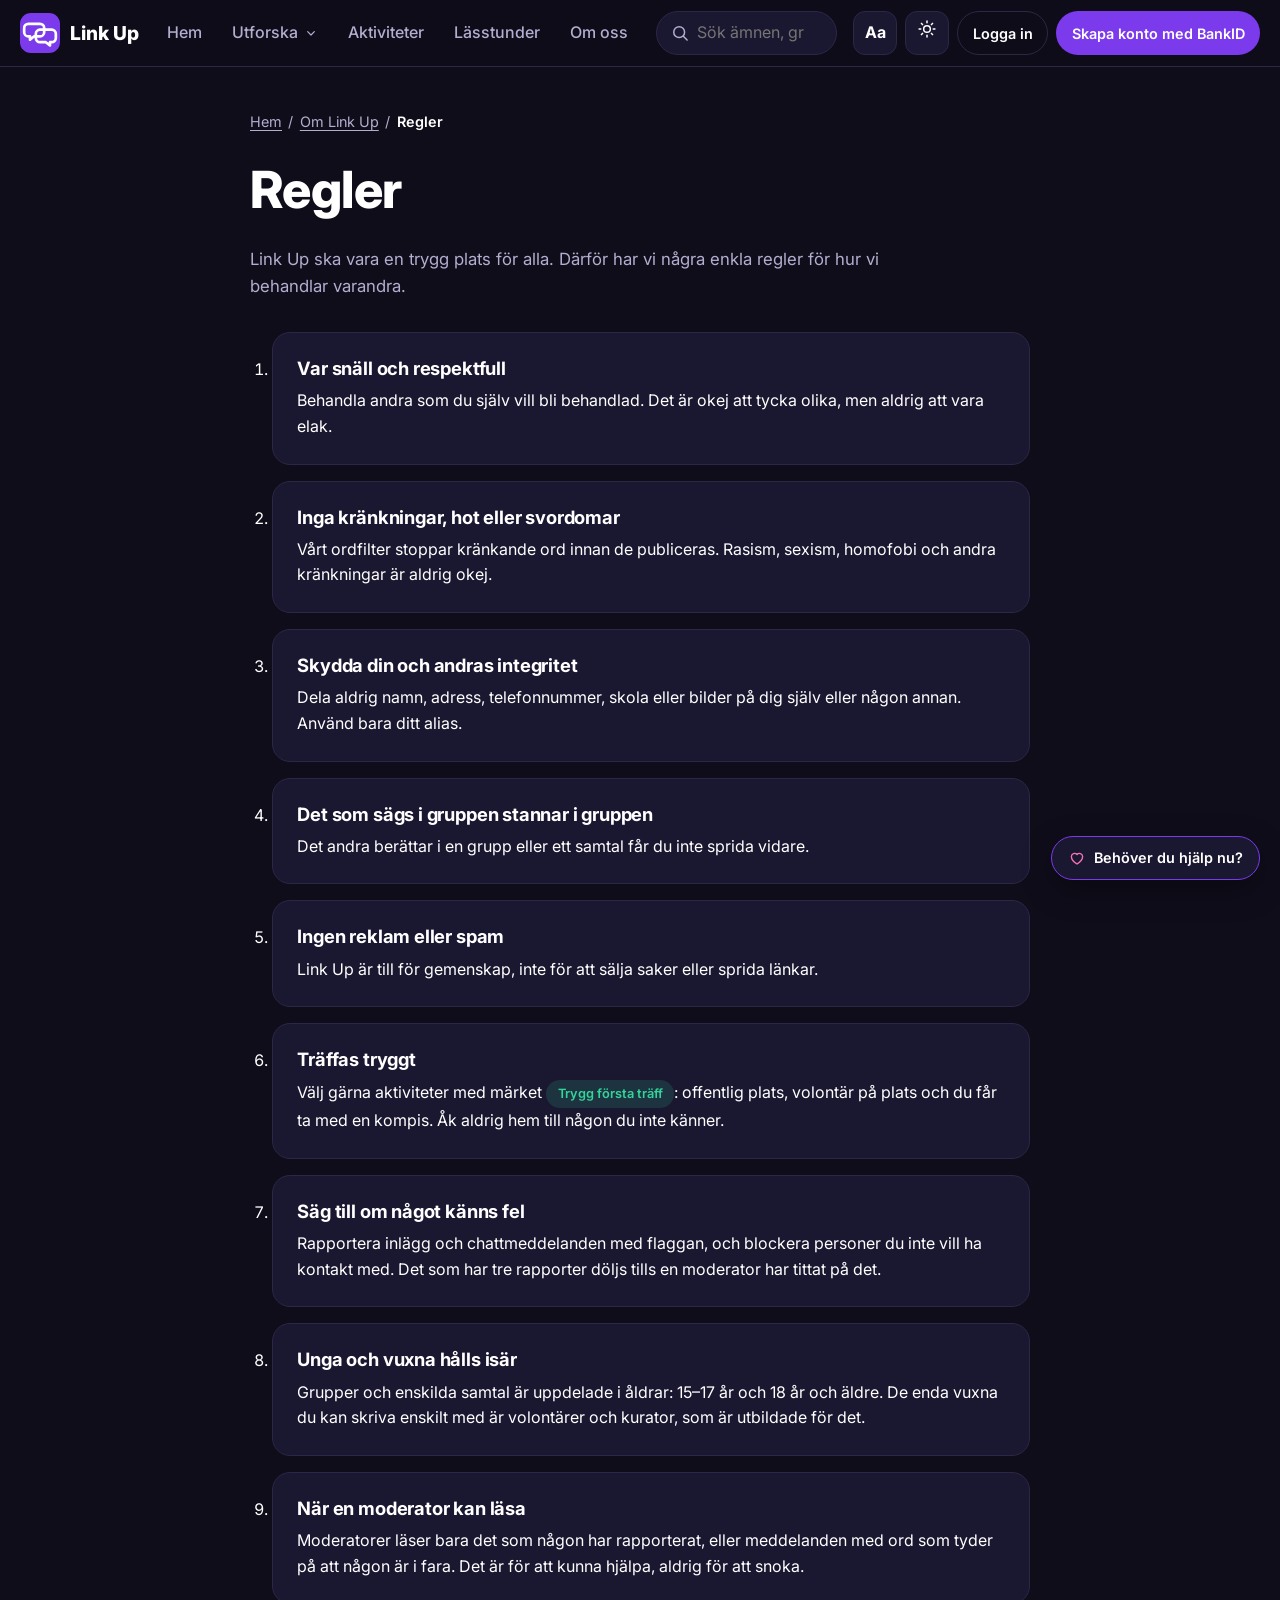
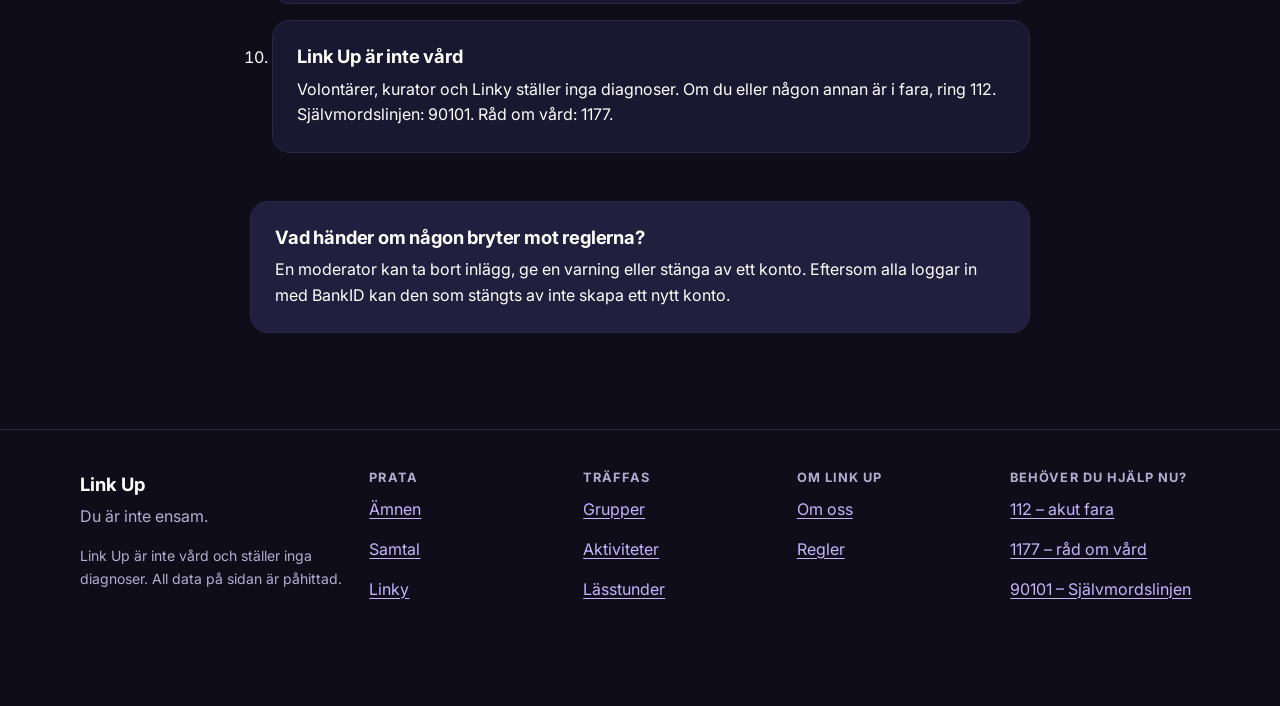
<file: regler.html>
<!DOCTYPE html>
<html lang="sv">
<head>
  <meta charset="UTF-8">
  <meta name="viewport" content="width=device-width, initial-scale=1">
  <title>Regler – Link Up</title>
  <link rel="icon" href="img/favicon.svg" type="image/svg+xml">
  <link rel="preconnect" href="https://fonts.googleapis.com">
  <link rel="stylesheet" href="https://fonts.googleapis.com/css2?family=Inter:wght@400;500;600;700;800&display=swap">
  <link rel="stylesheet" href="css/style.css">
  <script src="js/data.js"></script>
  <script src="js/app.js"></script>
</head>
<body data-page="regler">
  <main id="main" style="max-width:820px">
    <div class="page-head">
      <h1>Regler</h1>
      <p>Link Up ska vara en trygg plats för alla. Därför har vi några enkla regler för hur vi behandlar varandra.</p>
    </div>

    <ol class="stack" style="padding-left:1.4rem">
      <li class="card"><h2 class="h3">Var snäll och respektfull</h2><p style="margin:0">Behandla andra som du själv vill bli behandlad. Det är okej att tycka olika, men aldrig att vara elak.</p></li>
      <li class="card"><h2 class="h3">Inga kränkningar, hot eller svordomar</h2><p style="margin:0">Vårt ordfilter stoppar kränkande ord innan de publiceras. Rasism, sexism, homofobi och andra kränkningar är aldrig okej.</p></li>
      <li class="card"><h2 class="h3">Skydda din och andras integritet</h2><p style="margin:0">Dela aldrig namn, adress, telefonnummer, skola eller bilder på dig själv eller någon annan. Använd bara ditt alias.</p></li>
      <li class="card"><h2 class="h3">Det som sägs i gruppen stannar i gruppen</h2><p style="margin:0">Det andra berättar i en grupp eller ett samtal får du inte sprida vidare.</p></li>
      <li class="card"><h2 class="h3">Ingen reklam eller spam</h2><p style="margin:0">Link Up är till för gemenskap, inte för att sälja saker eller sprida länkar.</p></li>
      <li class="card"><h2 class="h3">Träffas tryggt</h2><p style="margin:0">Välj gärna aktiviteter med märket <span class="badge badge-safe">Trygg första träff</span>: offentlig plats, volontär på plats och du får ta med en kompis. Åk aldrig hem till någon du inte känner.</p></li>
      <li class="card"><h2 class="h3">Säg till om något känns fel</h2><p style="margin:0">Rapportera inlägg och chattmeddelanden med flaggan, och blockera personer du inte vill ha kontakt med. Det som har tre rapporter döljs tills en moderator har tittat på det.</p></li>
      <li class="card"><h2 class="h3">Unga och vuxna hålls isär</h2><p style="margin:0">Grupper och enskilda samtal är uppdelade i åldrar: 15–17 år och 18 år och äldre. De enda vuxna du kan skriva enskilt med är volontärer och kurator, som är utbildade för det.</p></li>
      <li class="card"><h2 class="h3">När en moderator kan läsa</h2><p style="margin:0">Moderatorer läser bara det som någon har rapporterat, eller meddelanden med ord som tyder på att någon är i fara. Det är för att kunna hjälpa, aldrig för att snoka.</p></li>
      <li class="card"><h2 class="h3">Link Up är inte vård</h2><p style="margin:0">Volontärer, kurator och Linky ställer inga diagnoser. Om du eller någon annan är i fara, ring 112. Självmordslinjen: 90101. Råd om vård: 1177.</p></li>
    </ol>

    <section class="card card-soft section">
      <h2 class="h3">Vad händer om någon bryter mot reglerna?</h2>
      <p style="margin:0">En moderator kan ta bort inlägg, ge en varning eller stänga av ett konto. Eftersom alla loggar in med BankID kan den som stängts av inte skapa ett nytt konto.</p>
    </section>
  </main>
</body>
</html>
</file>
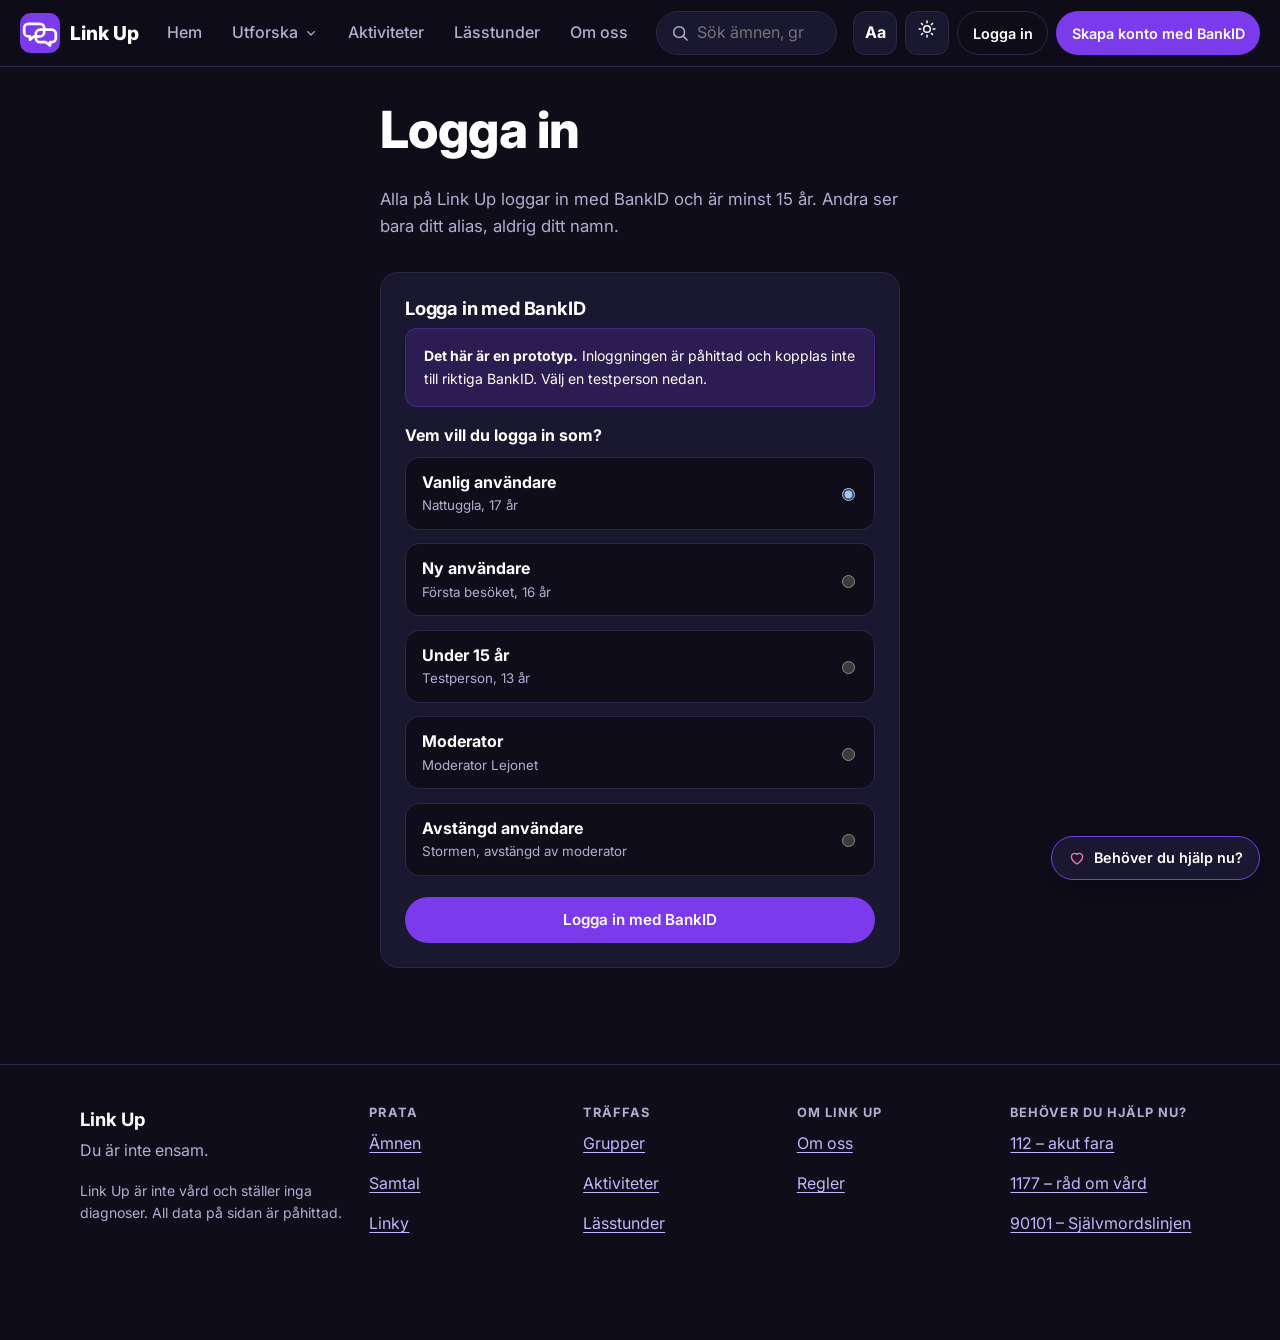
<file: samtal.html>
<!DOCTYPE html>
<html lang="sv" data-auth="required">
<head>
  <meta charset="UTF-8">
  <meta name="viewport" content="width=device-width, initial-scale=1">
  <title>Samtal – Link Up</title>
  <link rel="icon" href="img/favicon.svg" type="image/svg+xml">
  <link rel="preconnect" href="https://fonts.googleapis.com">
  <link rel="stylesheet" href="https://fonts.googleapis.com/css2?family=Inter:wght@400;500;600;700;800&display=swap">
  <link rel="stylesheet" href="css/style.css">
  <script src="js/data.js"></script>
  <script src="js/app.js"></script>
  <script src="js/samtal.js" defer></script>
</head>
<body data-page="samtal">
  <main id="main">
    <div class="page-head">
      <h1>Samtal</h1>
      <p>Skriv enskilt med någon i dina grupper, eller be om ett samtal med en volontär eller kurator.</p>
    </div>

    <div class="tabs" role="tablist" aria-label="Samtal">
      <button type="button" class="tab" role="tab" id="tab-mina" aria-controls="panel-mina" aria-selected="true">Mina samtal</button>
      <button type="button" class="tab" role="tab" id="tab-volontar" aria-controls="panel-volontar" aria-selected="false" tabindex="-1">Prata med en volontär</button>
    </div>

    <!-- Mina samtal -->
    <section id="panel-mina" role="tabpanel" aria-labelledby="tab-mina">
      <div class="conv-layout">
        <div>
          <h2 class="h3">Personer i dina grupper</h2>
          <p class="muted small">Du kan skriva enskilt med personer i din åldersgrupp och med volontärer. Rapportera ett meddelande med flaggan bredvid det.</p>
          <ul class="conv-list" id="conv-list"></ul>
        </div>
        <div class="card chat" id="dm-chat" aria-live="polite">
          <div class="chat-head" id="dm-head"><h3>Välj någon att skriva till</h3></div>
          <ul class="messages" id="dm-messages"><li class="muted empty">Välj en person i listan för att börja skriva.</li></ul>
          <div class="notice notice-warm small" id="dm-notice" hidden role="alert"></div>
          <form class="chat-form" id="dm-form" hidden>
            <label class="sr-only" for="dm-input">Ditt meddelande</label>
            <input type="text" id="dm-input" maxlength="400" placeholder="Skriv ett meddelande..." autocomplete="off">
            <button type="submit" class="icon-btn" aria-label="Skicka" data-icon="send"></button>
          </form>
        </div>
      </div>
    </section>

    <!-- Prata med en volontär -->
    <section id="panel-volontar" role="tabpanel" aria-labelledby="tab-volontar" hidden>
      <div class="notice">
        <p>Volontärerna är vuxna som har gått en utbildning för att lyssna. Kuratorn är utbildad i samtalsstöd. Ingen av dem ställer diagnoser – Link Up är inte vård. Vid akut fara, ring 112.</p>
      </div>
      <div class="grid grid-2" id="volunteer-list"></div>
    </section>
  </main>
</body>
</html>
</file>
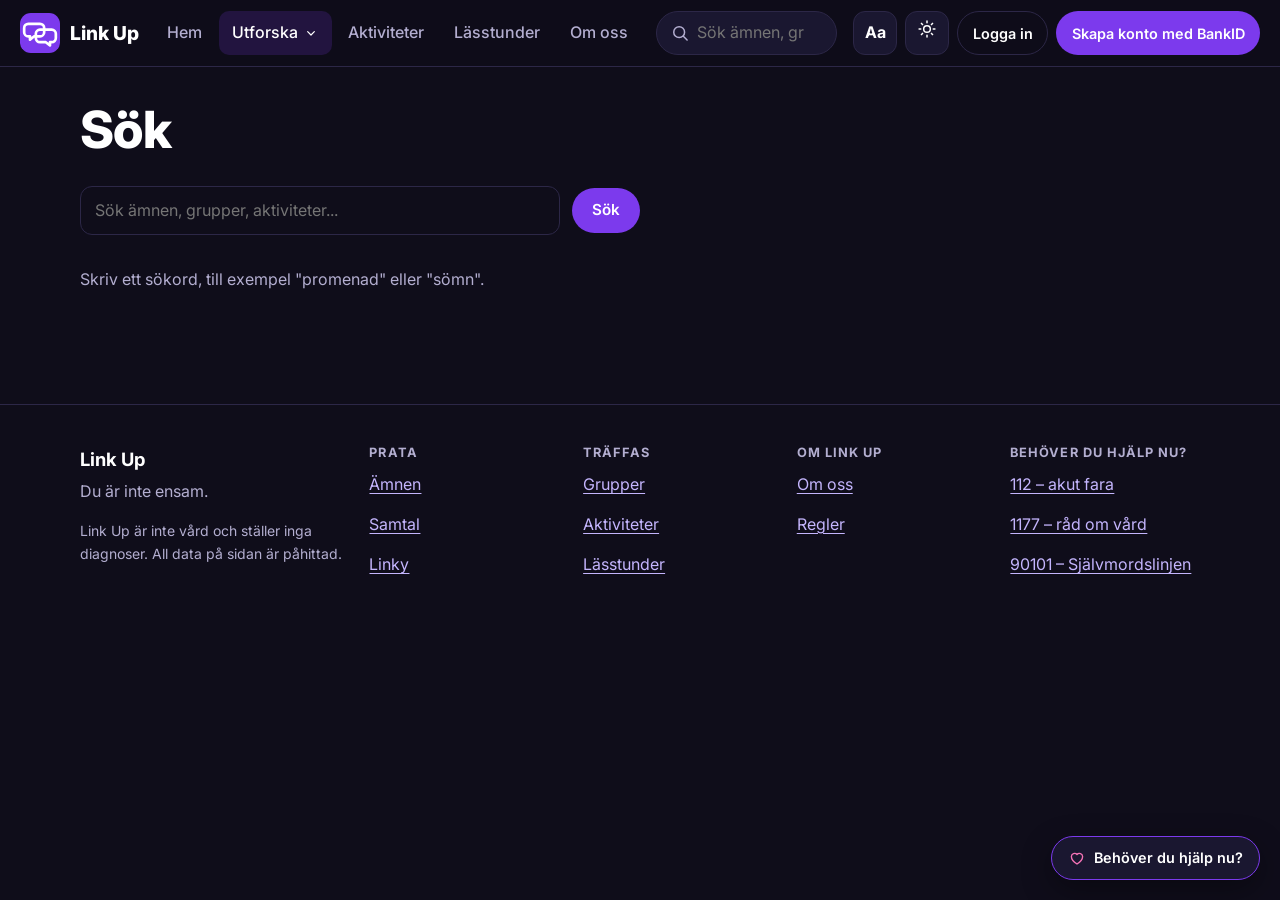
<file: sok.html>
<!DOCTYPE html>
<html lang="sv">
<head>
  <meta charset="UTF-8">
  <meta name="viewport" content="width=device-width, initial-scale=1">
  <title>Sök – Link Up</title>
  <link rel="icon" href="img/favicon.svg" type="image/svg+xml">
  <link rel="preconnect" href="https://fonts.googleapis.com">
  <link rel="stylesheet" href="https://fonts.googleapis.com/css2?family=Inter:wght@400;500;600;700;800&display=swap">
  <link rel="stylesheet" href="css/style.css">
  <script src="js/data.js"></script>
  <script src="js/app.js"></script>
  <script src="js/sok.js" defer></script>
</head>
<body data-page="sok">
  <main id="main">
    <div class="page-head">
      <h1 id="search-title">Sök</h1>
      <form action="sok.html" role="search" class="row" style="max-width:560px">
        <label class="sr-only" for="q">Sökord</label>
        <input type="search" id="q" name="q" style="flex:1" placeholder="Sök ämnen, grupper, aktiviteter...">
        <button type="submit" class="btn btn-primary">Sök</button>
      </form>
    </div>
    <div id="results" class="stack" aria-live="polite"></div>
  </main>
</body>
</html>
</file>
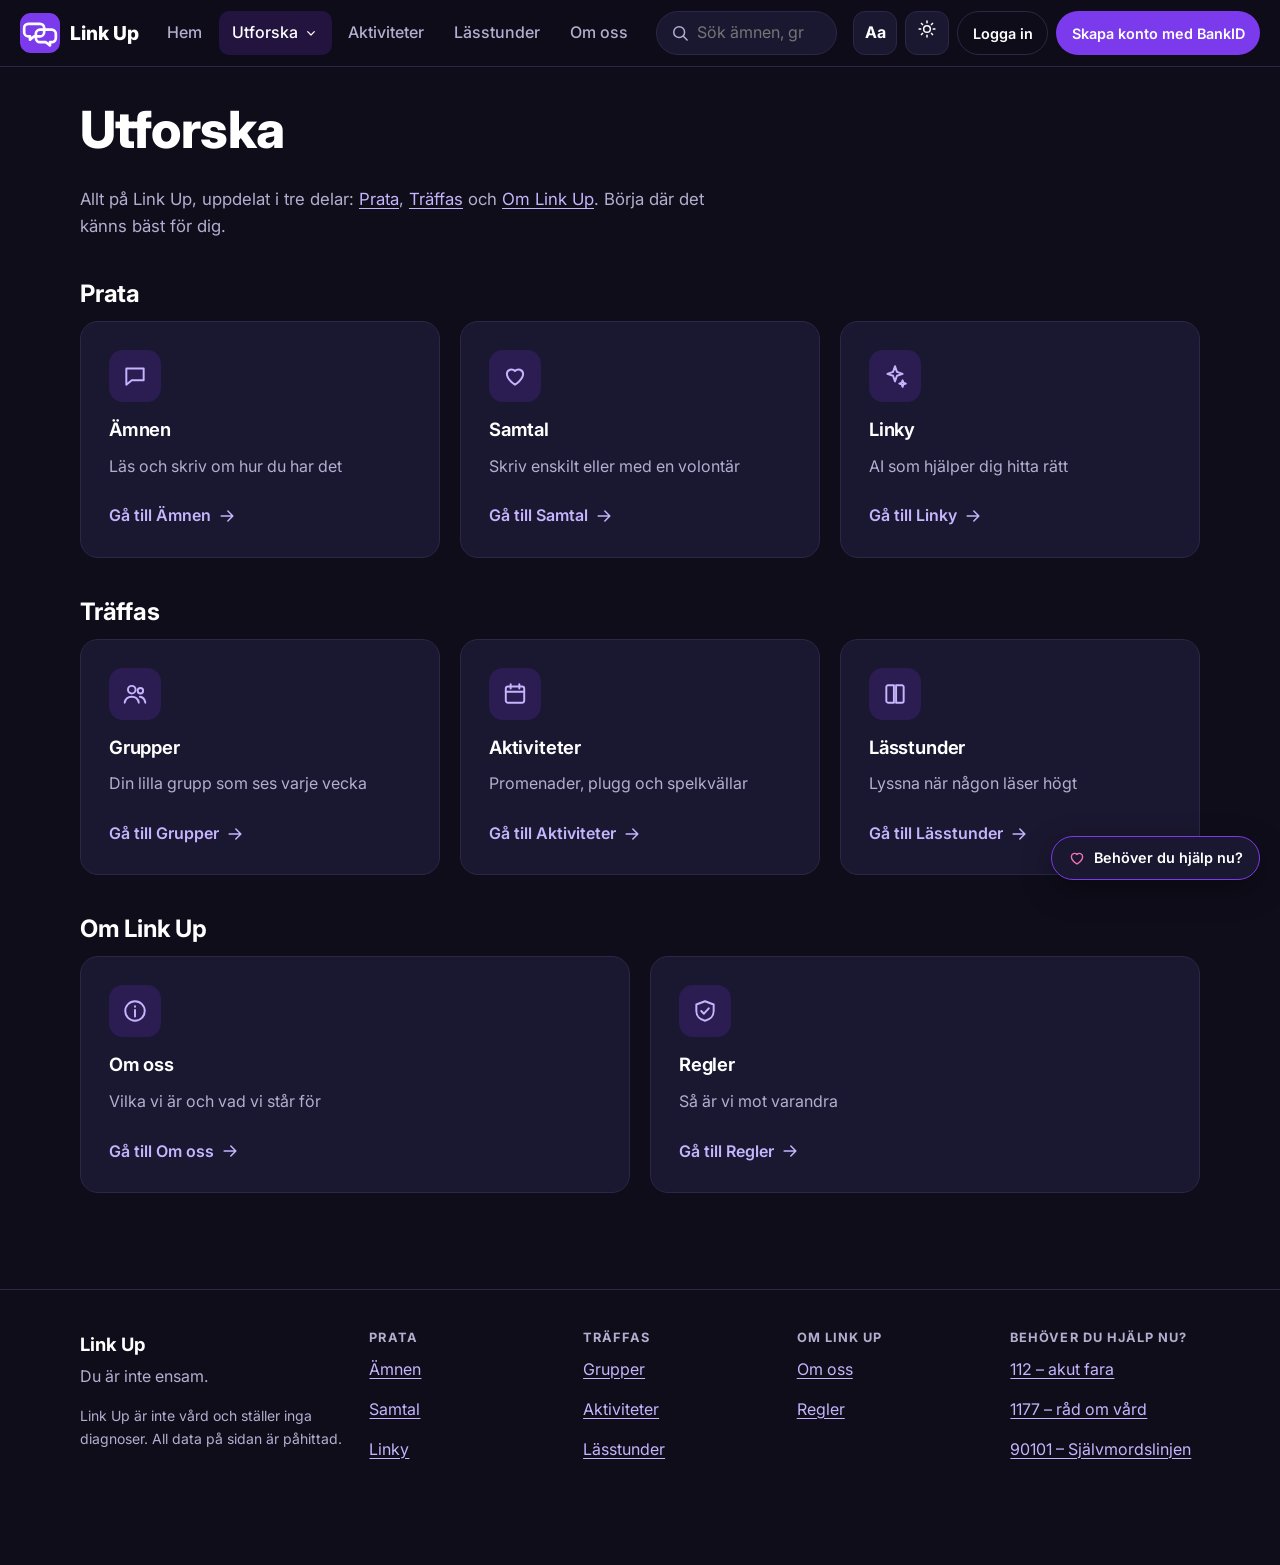
<file: utforska.html>
<!DOCTYPE html>
<html lang="sv">
<head>
  <meta charset="UTF-8">
  <meta name="viewport" content="width=device-width, initial-scale=1">
  <title>Utforska – Link Up</title>
  <link rel="icon" href="img/favicon.svg" type="image/svg+xml">
  <link rel="preconnect" href="https://fonts.googleapis.com">
  <link rel="stylesheet" href="https://fonts.googleapis.com/css2?family=Inter:wght@400;500;600;700;800&display=swap">
  <link rel="stylesheet" href="css/style.css">
  <script src="js/data.js"></script>
  <script src="js/app.js"></script>
  <script src="js/utforska.js" defer></script>
</head>
<body data-page="utforska">
  <main id="main">
    <div class="page-head">
      <h1>Utforska</h1>
      <p>Allt på Link Up, uppdelat i tre delar: <a href="#prata">Prata</a>, <a href="#traffas">Träffas</a> och <a href="#om">Om Link Up</a>. Börja där det känns bäst för dig.</p>
    </div>
    <div id="explore"></div>
  </main>
</body>
</html>
</file>
<file: css/style.css>
/* =========================================================
   Link Up – stilmall
   Mörkt tema som standard, ljust läge via data-theme="light"
   och större text via data-text="large" på <html>.
   ========================================================= */

/* ---------- Färger och mått ---------- */
:root {
  --bg: #0f0d1a;
  --card: #1a1730;
  --card-2: #221e3d;
  --border: #2c2747;
  --text: #ffffff;
  --muted: #b3aed0;
  --accent: #7c3aed;
  --accent-hover: #8b5cf6;
  --accent-soft: rgba(124, 58, 237, 0.18);
  --accent-text: #c4b5fd;
  --success: #34d399;
  --success-soft: rgba(52, 211, 153, 0.15);
  --warn: #fbbf24;
  --warn-soft: rgba(251, 191, 36, 0.14);
  --danger: #f87171;
  --danger-soft: rgba(248, 113, 113, 0.14);
  --focus: #fde047;
  --radius: 18px;
  --radius-sm: 12px;
  --shadow: 0 10px 30px rgba(0, 0, 0, 0.35);
  --max: 1160px;
  color-scheme: dark;
}
:root[data-theme="light"] {
  --bg: #f6f4fb;
  --card: #ffffff;
  --card-2: #f0ecfa;
  --border: #ddd6ee;
  --text: #1a1630;
  --muted: #5b5576;
  --accent: #6d28d9;
  --accent-hover: #5b21b6;
  --accent-soft: rgba(124, 58, 237, 0.12);
  --accent-text: #5b21b6;
  --success: #047857;
  --success-soft: rgba(4, 120, 87, 0.1);
  --warn: #92400e;
  --warn-soft: rgba(217, 119, 6, 0.12);
  --danger: #b91c1c;
  --danger-soft: rgba(220, 38, 38, 0.1);
  --focus: #1d4ed8;
  --shadow: 0 10px 30px rgba(60, 40, 120, 0.1);
  color-scheme: light;
}

/* Större text */
html { font-size: 100%; }
html[data-text="large"] { font-size: 118.75%; }

/* ---------- Grund ---------- */
*, *::before, *::after { box-sizing: border-box; }
body {
  margin: 0;
  font-family: 'Inter', system-ui, -apple-system, 'Segoe UI', Roboto, sans-serif;
  background: var(--bg);
  color: var(--text);
  line-height: 1.6;
  -webkit-font-smoothing: antialiased;
}
h1, h2, h3, h4 { line-height: 1.2; margin: 0 0 .5em; letter-spacing: -0.01em; }
h1 { font-size: clamp(2rem, 5vw, 3.2rem); font-weight: 800; }
h2 { font-size: 1.5rem; font-weight: 700; }
h3 { font-size: 1.15rem; font-weight: 650; }
p { margin: 0 0 1em; }
a { color: var(--accent-text); text-underline-offset: 3px; }
a:hover { color: var(--text); }
img, svg { max-width: 100%; }
ul { padding-left: 1.2rem; }
.muted { color: var(--muted); }
.small { font-size: .875rem; }
.sr-only {
  position: absolute; width: 1px; height: 1px; padding: 0; margin: -1px;
  overflow: hidden; clip: rect(0 0 0 0); white-space: nowrap; border: 0;
}

/* Tydlig fokusmarkering för tangentbord */
:focus { outline: none; }
:focus-visible {
  outline: 3px solid var(--focus);
  outline-offset: 3px;
  border-radius: 8px;
}
.skip-link {
  position: absolute; left: 1rem; top: -100px; z-index: 100;
  background: var(--accent); color: #fff; padding: .75rem 1rem; border-radius: 10px;
}
.skip-link:focus { top: 1rem; }

.icon { width: 1.25em; height: 1.25em; flex: none; }

/* ---------- Layout ---------- */
main { max-width: var(--max); margin: 0 auto; padding: 2rem 1.25rem 4rem; }
.section { margin-top: 3rem; }
.section-head { display: flex; justify-content: space-between; align-items: end; gap: 1rem; flex-wrap: wrap; margin-bottom: 1rem; }
.section-head h2 { margin: 0; }
.page-head { margin-bottom: 2rem; }
.page-head p { color: var(--muted); max-width: 60ch; font-size: 1.05rem; }
.grid { display: grid; gap: 1.25rem; }
.grid-2 { grid-template-columns: repeat(auto-fit, minmax(300px, 1fr)); }
.grid-3 { grid-template-columns: repeat(auto-fit, minmax(260px, 1fr)); }
.grid-4 { grid-template-columns: repeat(auto-fit, minmax(200px, 1fr)); }
.split { display: grid; grid-template-columns: minmax(0, 2fr) minmax(280px, 1fr); gap: 1.5rem; align-items: start; }
.stack > * + * { margin-top: 1rem; }
.row { display: flex; gap: .75rem; align-items: center; flex-wrap: wrap; }
.row-between { justify-content: space-between; }

/* ---------- Sidhuvud ---------- */
.site-header {
  position: sticky; top: 0; z-index: 20;
  background: color-mix(in srgb, var(--bg) 88%, transparent);
  backdrop-filter: blur(10px);
  border-bottom: 1px solid var(--border);
}
.header-inner {
  max-width: 1320px; margin: 0 auto; padding: .7rem 1.25rem;
  display: flex; align-items: center; gap: 1rem;
}
.logo { display: flex; align-items: center; gap: .6rem; text-decoration: none; color: var(--text); font-weight: 800; font-size: 1.2rem; min-height: 44px; }
.logo-mark { width: 40px; height: 40px; flex: none; }
.main-nav > ul { display: flex; gap: .25rem; list-style: none; margin: 0; padding: 0; }
.main-nav > ul > li > a {
  display: flex; align-items: center; min-height: 44px; padding: 0 .8rem; border-radius: 10px;
  color: var(--muted); text-decoration: none; font-weight: 500;
}
.main-nav > ul > li > a:hover { color: var(--text); background: var(--card); }
.main-nav > ul > li > a[aria-current="page"] { color: var(--text); background: var(--accent-soft); }
.search-form { position: relative; flex: 1; max-width: 260px; margin-left: auto; }
.search-form input[type="search"] {
  width: 100%; min-height: 44px; padding: 0 1rem 0 2.5rem;
  background: var(--card); border: 1px solid var(--border); border-radius: 999px; color: var(--text); font: inherit;
}
.search-icon { position: absolute; left: .85rem; top: 50%; transform: translateY(-50%); color: var(--muted); pointer-events: none; }
.header-tools { display: flex; align-items: center; gap: .5rem; }
.account { display: flex; gap: .5rem; align-items: center; }
.aa { font-weight: 700; font-size: 1rem; }

/* ---------- Knappar ---------- */
.btn {
  display: inline-flex; align-items: center; justify-content: center; gap: .5rem;
  min-height: 44px; padding: .6rem 1.2rem; border-radius: 999px;
  border: 1px solid transparent; font: inherit; font-weight: 600; font-size: .95rem;
  text-decoration: none; cursor: pointer; transition: background .15s, border-color .15s, transform .1s;
  white-space: nowrap;
}
.btn:active { transform: translateY(1px); }
.btn-primary { background: var(--accent); color: #fff; }
.btn-primary:hover { background: var(--accent-hover); color: #fff; }
.btn-secondary { background: var(--card-2); color: var(--text); border-color: var(--border); }
.btn-secondary:hover { border-color: var(--accent); color: var(--text); }
.btn-ghost { background: transparent; color: var(--text); border-color: var(--border); }
.btn-ghost:hover { background: var(--card); color: var(--text); }
.btn-danger { background: var(--danger-soft); color: var(--danger); border-color: color-mix(in srgb, var(--danger) 40%, transparent); }
.btn-danger:hover { background: var(--danger); color: #fff; }
.btn-success { background: var(--success-soft); color: var(--success); border-color: color-mix(in srgb, var(--success) 40%, transparent); }
.btn-sm { padding: .45rem .9rem; font-size: .9rem; }
.btn-block { width: 100%; }
.btn[aria-pressed="true"], .btn.is-on { background: var(--accent-soft); border-color: var(--accent); color: var(--accent-text); }
.btn:disabled { opacity: .55; cursor: not-allowed; }
.icon-btn {
  display: inline-flex; align-items: center; justify-content: center;
  min-width: 44px; min-height: 44px; border-radius: 12px;
  background: var(--card); border: 1px solid var(--border); color: var(--text); cursor: pointer; font: inherit;
}
.icon-btn:hover { border-color: var(--accent); }
.icon-btn[aria-pressed="true"] { background: var(--accent-soft); border-color: var(--accent); color: var(--accent-text); }
.link-btn { background: none; border: 0; color: var(--accent-text); font: inherit; cursor: pointer; text-decoration: underline; min-height: 44px; padding: 0 .25rem; }

/* ---------- Kort ---------- */
.card {
  background: var(--card); border: 1px solid var(--border); border-radius: var(--radius);
  padding: 1.5rem;
}
.card-link { text-decoration: none; color: inherit; display: block; transition: border-color .15s, transform .15s; }
.card-link:hover { border-color: var(--accent); color: inherit; transform: translateY(-2px); }
.card h3 { margin-bottom: .35rem; }
.card-soft { background: var(--card-2); }
.card-accent { background: linear-gradient(135deg, color-mix(in srgb, var(--accent) 30%, var(--card)), var(--card)); border-color: color-mix(in srgb, var(--accent) 45%, var(--border)); }

.big-card { padding: 1.75rem; display: flex; flex-direction: column; gap: .5rem; min-height: 200px; }
.big-card .icon-wrap { width: 52px; height: 52px; border-radius: 14px; display: grid; place-items: center; background: var(--accent-soft); color: var(--accent-text); margin-bottom: .5rem; }
.big-card .icon-wrap .icon { width: 26px; height: 26px; }
.big-card .go { margin-top: auto; display: inline-flex; align-items: center; gap: .4rem; color: var(--accent-text); font-weight: 600; }

/* ---------- Märken, chips ---------- */
.badge {
  display: inline-flex; align-items: center; gap: .35rem;
  padding: .2rem .65rem; border-radius: 999px; font-size: .8rem; font-weight: 600;
  background: var(--card-2); color: var(--muted); border: 1px solid var(--border);
}
.badge .icon { width: 1em; height: 1em; }
.badge-safe { background: var(--success-soft); color: var(--success); border-color: transparent; }
.badge-accent { background: var(--accent-soft); color: var(--accent-text); border-color: transparent; }
.badge-warn { background: var(--warn-soft); color: var(--warn); border-color: transparent; }
.badge-danger { background: var(--danger-soft); color: var(--danger); border-color: transparent; }
.chips { display: flex; flex-wrap: wrap; gap: .5rem; list-style: none; padding: 0; margin: 0; }
.chip {
  display: inline-flex; align-items: center; gap: .4rem; min-height: 44px; padding: 0 1rem;
  border-radius: 999px; border: 1px solid var(--border); background: var(--card);
  color: var(--text); font: inherit; font-weight: 500; cursor: pointer; text-decoration: none;
}
.chip:hover { border-color: var(--accent); color: var(--text); }
.chip[aria-pressed="true"], .chip[aria-current="true"] { background: var(--accent); border-color: var(--accent); color: #fff; }
.chip .count { color: var(--muted); font-size: .85em; }
.chip[aria-pressed="true"] .count { color: #ede9fe; }

/* ---------- Formulär ---------- */
label { font-weight: 600; display: block; margin-bottom: .35rem; }
.field { margin-bottom: 1rem; }
.field-hint { color: var(--muted); font-size: .875rem; margin-top: .25rem; }
input[type="text"], input[type="search"], input[type="date"], input[type="time"], input[type="number"], select, textarea {
  width: 100%; min-height: 44px; padding: .65rem .9rem;
  background: var(--bg); color: var(--text); border: 1px solid var(--border); border-radius: var(--radius-sm);
  font: inherit;
}
textarea { min-height: 110px; resize: vertical; }
input:focus-visible, select:focus-visible, textarea:focus-visible { border-color: var(--accent); }
.check { display: flex; gap: .75rem; align-items: flex-start; font-weight: 500; cursor: pointer; min-height: 44px; padding: .5rem 0; }
.check input { width: 22px; height: 22px; margin-top: .1rem; accent-color: var(--accent); flex: none; }
fieldset { border: 0; padding: 0; margin: 0 0 1rem; }
legend { font-weight: 700; margin-bottom: .5rem; padding: 0; }
.form-grid { display: grid; grid-template-columns: repeat(auto-fit, minmax(180px, 1fr)); gap: 0 1rem; }

/* Påminnelser och rutor */
.notice { padding: 1rem 1.15rem; border-radius: var(--radius-sm); background: var(--accent-soft); border: 1px solid color-mix(in srgb, var(--accent) 35%, transparent); margin: 0 0 1rem; }
.notice p:last-child { margin: 0; }
.notice-warm { background: var(--warn-soft); border-color: color-mix(in srgb, var(--warn) 40%, transparent); }
.notice-danger { background: var(--danger-soft); border-color: color-mix(in srgb, var(--danger) 40%, transparent); }
.notice-success { background: var(--success-soft); border-color: color-mix(in srgb, var(--success) 40%, transparent); }

/* ---------- Avatarer ---------- */
.avatar {
  --hue: 260;
  width: 40px; height: 40px; border-radius: 50%; flex: none;
  display: inline-grid; place-items: center; font-weight: 700; font-size: .95rem;
  background: hsl(var(--hue) 55% 42%); color: #fff;
}
.avatar.sm { width: 30px; height: 30px; font-size: .8rem; }
.avatar.lg { width: 64px; height: 64px; font-size: 1.5rem; }
.avatar-stack { display: flex; }
.avatar-stack .avatar { border: 2px solid var(--card); margin-left: -8px; }
.avatar-stack .avatar:first-child { margin-left: 0; }

/* ---------- Startsida ---------- */
.hero { padding: 2.5rem 0 1rem; display: grid; grid-template-columns: minmax(0, 1.4fr) minmax(280px, 1fr); gap: 2rem; align-items: center; }
.hero h1 { margin-bottom: .75rem; }
.hero h1 span { color: var(--accent-text); }
.hero .lead { font-size: 1.15rem; color: var(--muted); max-width: 52ch; }
.mood-card h2 { font-size: 1.25rem; }
.mood-buttons { display: grid; grid-template-columns: repeat(5, 1fr); gap: .5rem; margin: 1rem 0 .5rem; }
.mood-btn {
  display: flex; flex-direction: column; align-items: center; gap: .35rem;
  min-height: 76px; padding: .6rem .25rem; border-radius: 14px;
  border: 1px solid var(--border); background: var(--bg); color: var(--text);
  font: inherit; font-size: .85rem; font-weight: 600; cursor: pointer;
}
.mood-btn:hover { border-color: var(--accent); }
.mood-btn[aria-pressed="true"] { background: var(--accent); border-color: var(--accent); color: #fff; }
.mood-face { width: 30px; height: 30px; }
.mood-result { margin-top: 1rem; }

/* ---------- Listor med inlägg ---------- */
.post { padding: 1.25rem 1.5rem; }
.post-head { display: flex; gap: .75rem; align-items: center; margin-bottom: .75rem; flex-wrap: wrap; }
.post-author { font-weight: 650; }
.post-meta { color: var(--muted); font-size: .85rem; }
.post-body { white-space: pre-wrap; overflow-wrap: anywhere; }
.post-actions { display: flex; gap: .5rem; flex-wrap: wrap; margin-top: 1rem; padding-top: 1rem; border-top: 1px solid var(--border); }
.replies { list-style: none; padding: 0; margin: 1rem 0 0; border-left: 2px solid var(--border); padding-left: 1rem; }
.replies li { margin-bottom: .9rem; }
.reply-form { margin-top: 1rem; }
.reply-form textarea { min-height: 70px; }
.hidden-post { color: var(--muted); font-style: italic; }

/* Ämneslista */
.topic-list { list-style: none; margin: 0; padding: 0; display: flex; flex-direction: column; gap: .35rem; }

/* ---------- Chatt ---------- */
.chat { display: flex; flex-direction: column; height: 460px; padding: 0; overflow: hidden; }
.chat-head { padding: 1rem 1.25rem; border-bottom: 1px solid var(--border); }
.chat-head h3 { margin: 0; }
.messages { list-style: none; margin: 0; padding: 1rem 1.25rem; overflow-y: auto; flex: 1; display: flex; flex-direction: column; gap: .75rem; }
.msg { display: flex; gap: .5rem; align-items: flex-end; max-width: 92%; }
.msg-mine { align-self: flex-end; flex-direction: row-reverse; }
.msg-bubble { background: var(--card-2); border: 1px solid var(--border); padding: .55rem .85rem; border-radius: 16px 16px 16px 4px; }
.msg-mine .msg-bubble { background: var(--accent); border-color: var(--accent); color: #fff; border-radius: 16px 16px 4px 16px; }
.msg-bubble p { margin: 0; overflow-wrap: anywhere; }
.msg-meta { display: block; font-size: .75rem; opacity: .75; margin-bottom: .1rem; }
.msg-mine .msg-meta { color: #ede9fe; }
.chat-form { display: flex; gap: .5rem; padding: .75rem; border-top: 1px solid var(--border); }
.chat-form input { flex: 1; }
.chat .notice { margin: 0 .75rem .75rem; }
.empty { text-align: center; padding: 1.5rem; }

/* ---------- Aktiviteter ---------- */
.activity { display: flex; flex-direction: column; gap: .75rem; }
.activity-date { display: flex; gap: 1rem; align-items: center; }
.date-box { width: 58px; flex: none; border-radius: 14px; background: var(--accent-soft); color: var(--accent-text); text-align: center; padding: .4rem 0; line-height: 1.1; }
.date-box .day { display: block; font-size: 1.5rem; font-weight: 800; }
.date-box .mon { font-size: .8rem; text-transform: uppercase; font-weight: 600; }
.meta-list { list-style: none; padding: 0; margin: 0; display: flex; flex-direction: column; gap: .3rem; color: var(--muted); font-size: .92rem; }
.meta-list li { display: flex; gap: .5rem; align-items: center; }
.activity .btn { margin-top: auto; }
.progress { height: 8px; background: var(--card-2); border-radius: 999px; overflow: hidden; }
.progress span { display: block; height: 100%; background: var(--accent); border-radius: inherit; transition: width .3s; }

/* ---------- Grupper ---------- */
.my-group { display: grid; grid-template-columns: minmax(0, 1fr) minmax(280px, 380px); gap: 1.5rem; }
.member-list { list-style: none; padding: 0; margin: 0; display: grid; grid-template-columns: repeat(auto-fill, minmax(140px, 1fr)); gap: .5rem; }
.member-list li { display: flex; gap: .6rem; align-items: center; padding: .5rem; border-radius: 12px; background: var(--card-2); }
.meeting { display: flex; gap: 1rem; align-items: center; flex-wrap: wrap; padding: 1rem; border-radius: 14px; background: var(--accent-soft); margin: 1rem 0; }

/* ---------- Flikar ---------- */
.tabs { display: flex; gap: .5rem; border-bottom: 1px solid var(--border); margin-bottom: 1.5rem; flex-wrap: wrap; }
.tab {
  min-height: 48px; padding: 0 1.1rem; background: none; border: 0; border-bottom: 3px solid transparent;
  color: var(--muted); font: inherit; font-weight: 600; cursor: pointer;
}
.tab[aria-selected="true"] { color: var(--text); border-color: var(--accent); }
.tab:hover { color: var(--text); }

/* Samtal */
.conv-layout { display: grid; grid-template-columns: 280px minmax(0, 1fr); gap: 1.25rem; }
.conv-list { list-style: none; margin: 0; padding: 0; display: flex; flex-direction: column; gap: .4rem; }
.conv-btn {
  width: 100%; display: flex; gap: .75rem; align-items: center; text-align: left;
  min-height: 56px; padding: .6rem .8rem; border-radius: 14px;
  background: var(--card); border: 1px solid var(--border); color: var(--text); font: inherit; cursor: pointer;
}
.conv-btn[aria-current="true"] { border-color: var(--accent); background: var(--accent-soft); }
.conv-btn .unread { margin-left: auto; width: 10px; height: 10px; border-radius: 50%; background: var(--accent); }
.status { display: inline-flex; align-items: center; gap: .4rem; font-size: .88rem; font-weight: 600; }
.status::before { content: ''; width: 10px; height: 10px; border-radius: 50%; background: var(--muted); }
.status-free { color: var(--success); }
.status-free::before { background: var(--success); }
.status-later { color: var(--warn); }
.status-later::before { background: var(--warn); }

/* ---------- Lässtund ---------- */
.player { display: flex; gap: 1rem; align-items: center; margin: 1rem 0; flex-wrap: wrap; }
.play-btn { width: 64px; height: 64px; border-radius: 50%; background: var(--accent); color: #fff; border: 0; cursor: pointer; display: grid; place-items: center; }
.play-btn:hover { background: var(--accent-hover); }
.play-btn .icon { width: 28px; height: 28px; }
.player .progress { flex: 1; min-width: 160px; }
.book-cover {
  width: 120px; aspect-ratio: 2 / 3; border-radius: 10px; flex: none;
  background: linear-gradient(160deg, #4c1d95, #7c3aed 55%, #f59e0b);
  display: flex; align-items: flex-end; padding: .6rem; color: #fff; font-weight: 800; font-size: .9rem; line-height: 1.2;
  box-shadow: var(--shadow);
}
.reading-text { font-size: 1.1rem; line-height: 1.8; }
.reading-text p { padding: .25rem .5rem; border-radius: 8px; transition: background .3s, color .3s; color: var(--muted); }
.reading-text p.current { background: var(--accent-soft); color: var(--text); }

/* ---------- Linky ---------- */
.ai-banner { display: flex; gap: 1rem; align-items: flex-start; }
.ai-banner .icon { width: 28px; height: 28px; color: var(--accent-text); }
.linky-chat { height: 520px; }
.suggestions { display: flex; flex-wrap: wrap; gap: .5rem; padding: 0 .75rem .75rem; }
.msg-bubble a { color: inherit; font-weight: 600; }

/* ---------- Min sida ---------- */
.mood-chart { width: 100%; height: auto; }
.mood-chart .axis { stroke: var(--border); }
.mood-chart .line { stroke: var(--accent); fill: none; stroke-width: 3; }
.mood-chart .area { fill: var(--accent-soft); }
.mood-chart .dot { fill: var(--accent); stroke: var(--card); stroke-width: 3; }
.mood-chart text { fill: var(--muted); font-size: 12px; font-family: inherit; }
.simple-list { list-style: none; padding: 0; margin: 0; }
.simple-list li { display: flex; justify-content: space-between; align-items: center; gap: .75rem; padding: .6rem 0; border-bottom: 1px solid var(--border); flex-wrap: wrap; }
.simple-list li:last-child { border-bottom: 0; }
.switch-row { display: flex; justify-content: space-between; align-items: center; gap: 1rem; min-height: 56px; border-bottom: 1px solid var(--border); }
.switch-row:last-child { border: 0; }
.switch { position: relative; width: 54px; height: 32px; flex: none; }
.switch input { position: absolute; inset: 0; opacity: 0; width: 100%; height: 100%; margin: 0; cursor: pointer; z-index: 1; }
.switch span { position: absolute; inset: 0; border-radius: 999px; background: var(--card-2); border: 1px solid var(--border); transition: background .2s; }
.switch span::after { content: ''; position: absolute; top: 3px; left: 3px; width: 24px; height: 24px; border-radius: 50%; background: var(--muted); transition: transform .2s, background .2s; }
.switch input:checked + span { background: var(--accent); border-color: var(--accent); }
.switch input:checked + span::after { transform: translateX(22px); background: #fff; }
.switch input:focus-visible + span { outline: 3px solid var(--focus); outline-offset: 3px; }

/* ---------- Moderator ---------- */
.mod-item { border-left: 4px solid var(--border); }
.mod-item.concern { border-left-color: var(--danger); }
.mod-item.hidden-flag { border-left-color: var(--warn); }

/* ---------- Inloggning ---------- */
.auth-wrap { max-width: 520px; margin: 0 auto; }
.bankid-box { text-align: center; padding: 2.5rem 1.5rem; }
.bankid-logo { width: 72px; height: 72px; margin: 0 auto 1rem; border-radius: 18px; background: #183e4f; color: #fff; display: grid; place-items: center; font-weight: 800; font-size: 1rem; letter-spacing: .02em; }
.spinner { width: 44px; height: 44px; border-radius: 50%; border: 4px solid var(--border); border-top-color: var(--accent); margin: 1rem auto; animation: spin .9s linear infinite; }
@keyframes spin { to { transform: rotate(360deg); } }
.test-users { display: grid; gap: .5rem; }
.test-user { display: flex; justify-content: space-between; align-items: center; gap: 1rem; text-align: left; width: 100%; min-height: 60px; padding: .75rem 1rem; border-radius: 14px; border: 1px solid var(--border); background: var(--bg); color: var(--text); font: inherit; cursor: pointer; }
.test-user:hover { border-color: var(--accent); }
.test-user small { color: var(--muted); display: block; font-weight: 400; }

/* Steg i första besöket */
.steps { display: flex; gap: .5rem; list-style: none; padding: 0; margin: 0 0 1.5rem; }
.steps li { flex: 1; height: 6px; border-radius: 999px; background: var(--border); }
.steps li.done { background: var(--accent); }

/* ---------- Hjälpknapp och dialog ---------- */
.help-fab {
  position: fixed; right: 1.25rem; bottom: 1.25rem; z-index: 30;
  display: inline-flex; align-items: center; gap: .5rem;
  min-height: 44px; padding: .55rem 1rem; border-radius: 999px;
  background: var(--card); color: var(--text); border: 1px solid var(--accent);
  font: inherit; font-weight: 600; font-size: .9rem; cursor: pointer; box-shadow: var(--shadow);
}
.help-fab .icon { color: #f472b6; }
.help-fab:hover { background: var(--accent); color: #fff; }
.dialog {
  width: min(480px, calc(100% - 2rem)); padding: 1.5rem; border-radius: var(--radius);
  background: var(--card); color: var(--text); border: 1px solid var(--border); box-shadow: var(--shadow);
}
.dialog::backdrop { background: rgba(8, 6, 18, .65); }
.dialog-head { display: flex; justify-content: space-between; align-items: center; gap: 1rem; margin-bottom: .5rem; }
.dialog-head h2 { margin: 0; font-size: 1.3rem; }
.dialog-actions { display: flex; gap: .5rem; justify-content: flex-end; flex-wrap: wrap; margin-top: 1rem; }
.help-list { list-style: none; padding: 0; margin: 0 0 1rem; display: flex; flex-direction: column; gap: .5rem; }
.help-line {
  display: flex; gap: .85rem; align-items: center; min-height: 56px; padding: .6rem 1rem; border-radius: 14px;
  background: var(--bg); border: 1px solid var(--border); color: var(--text); text-decoration: none;
}
.help-line:hover { border-color: var(--accent); color: var(--text); }
.help-line strong { font-size: 1.15rem; margin-right: .4rem; }
.help-line .icon { color: var(--accent-text); }

/* Toast */
.toast {
  position: fixed; left: 50%; bottom: 5.5rem; transform: translate(-50%, 20px); z-index: 50;
  background: var(--text); color: var(--bg); padding: .8rem 1.2rem; border-radius: 12px; font-weight: 600;
  opacity: 0; pointer-events: none; transition: opacity .2s, transform .2s; max-width: calc(100% - 2rem);
}
.toast.show { opacity: 1; transform: translate(-50%, 0); }

/* ---------- Menyer ---------- */
.nav-btn {
  display: flex; align-items: center; gap: .3rem; min-height: 44px; padding: 0 .8rem; border-radius: 10px;
  background: none; border: 0; color: var(--muted); font: inherit; font-weight: 500; cursor: pointer; white-space: nowrap;
}
.nav-btn:hover, .nav-btn[aria-expanded="true"] { color: var(--text); background: var(--card); }
.nav-btn[data-active="true"] { color: var(--text); background: var(--accent-soft); }
.nav-btn .icon { width: 1em; height: 1em; transition: transform .15s; }
.nav-btn[aria-expanded="true"] .icon { transform: rotate(180deg); }
.has-menu { position: relative; }
.menu-panel {
  position: absolute; top: calc(100% + 10px); left: 0; z-index: 40; width: 580px;
  display: grid; grid-template-columns: 1fr 1fr; gap: .5rem 1rem; padding: 1rem;
  background: var(--card); border: 1px solid var(--border); border-radius: var(--radius); box-shadow: var(--shadow);
}
.menu-panel[hidden], .mobile-menu[hidden] { display: none; }
.menu-group ul { list-style: none; margin: 0; padding: 0; }
.menu-title { font-size: .75rem; text-transform: uppercase; letter-spacing: .08em; color: var(--muted); margin: .25rem .5rem .4rem; }
.menu-link {
  display: flex; gap: .75rem; align-items: center; width: 100%; min-height: 56px; padding: .5rem; border-radius: 12px;
  color: var(--text); text-decoration: none; background: none; border: 0; font: inherit; text-align: left; cursor: pointer;
}
.menu-link:hover { background: var(--card-2); color: var(--text); }
.menu-link[aria-current="page"] { background: var(--accent-soft); }
.menu-link small { display: block; color: var(--muted); font-size: .82rem; font-weight: 400; }
.menu-icon { width: 40px; height: 40px; flex: none; border-radius: 12px; display: grid; place-items: center; background: var(--accent-soft); color: var(--accent-text); }
.menu-all { grid-column: 1 / -1; display: flex; align-items: center; justify-content: center; gap: .4rem; min-height: 44px; border-top: 1px solid var(--border); padding-top: .5rem; font-weight: 600; text-decoration: none; }
.menu-btn { display: none; position: relative; }
.dot { width: 8px; height: 8px; border-radius: 50%; background: #f472b6; display: inline-block; margin-left: .2rem; }
.mobile-menu {
  border-top: 1px solid var(--border); padding: 1rem 1.25rem 1.5rem; max-height: calc(100vh - 70px); overflow-y: auto;
  display: grid; gap: .75rem;
}
.mobile-menu .search-form { display: block; max-width: none; margin-left: 0; }
.menu-settings { display: flex; gap: .5rem; flex-wrap: wrap; }
.menu-settings .btn { flex: 1; }

/* "Du är här" */
.crumbs { display: flex; flex-wrap: wrap; align-items: center; gap: .4rem; margin-bottom: 1rem; font-size: .9rem; color: var(--muted); }
.crumbs a { color: var(--muted); display: inline-flex; align-items: center; min-height: 44px; }
.crumbs a:hover { color: var(--text); }
.crumbs [aria-current] { color: var(--text); font-weight: 600; }

/* ---------- Sidfot ---------- */
.site-footer { border-top: 1px solid var(--border); margin-top: 2rem; }
.footer-inner { max-width: var(--max); margin: 0 auto; padding: 2.5rem 1.25rem 6rem; }
.footer-grid { display: grid; grid-template-columns: 1.4fr repeat(4, 1fr); gap: 1.5rem; }
.footer-brand { font-size: 1.15rem; margin-bottom: .25rem; }
.footer-title { font-size: .8rem; text-transform: uppercase; letter-spacing: .08em; color: var(--muted); margin: 0 0 .25rem; }
.footer-links { list-style: none; padding: 0; margin: 0; }
.footer-links a { display: inline-flex; align-items: center; min-height: 40px; }

/* Bottenmeny (bara mobil) */
.bottom-nav { display: none; }

/* ---------- Chatt: rapportera och anteckningar ---------- */
.msg-report {
  align-self: center; flex: none; width: 44px; height: 44px; display: grid; place-items: center;
  background: none; border: 0; border-radius: 10px; color: var(--muted); opacity: .5; cursor: pointer;
}
.msg-report:hover, .msg-report:focus-visible { opacity: 1; color: var(--danger); }
.msg-report:disabled { opacity: .25; cursor: default; }
.msg-note { align-self: center; text-align: center; font-style: italic; list-style: none; }

/* Guide inför första träffen */
.guide { background: var(--card-2); border: 1px solid var(--border); border-radius: var(--radius-sm); padding: 0 1rem; }
.guide summary { min-height: 44px; display: flex; align-items: center; cursor: pointer; font-weight: 600; color: var(--accent-text); }
.guide ol { margin: 0 0 1rem; padding-left: 1.2rem; font-size: .92rem; color: var(--muted); }
.guide li + li { margin-top: .35rem; }

/* Din vecka på startsidan */
.week-grid { display: grid; grid-template-columns: repeat(auto-fit, minmax(220px, 1fr)); gap: 1rem; margin-top: 1rem; }
.week-tile { background: var(--card-2); border: 1px solid var(--border); border-radius: var(--radius-sm); padding: 1rem; display: flex; flex-direction: column; gap: .35rem; }
.week-tile .label { font-size: .8rem; text-transform: uppercase; letter-spacing: .06em; color: var(--muted); display: flex; gap: .4rem; align-items: center; }
.week-tile strong { font-size: 1.05rem; }
.week-tile a { margin-top: auto; font-weight: 600; display: inline-flex; align-items: center; min-height: 44px; }
.reminder-list { list-style: none; padding: 0; margin: 0; }
.reminder-list li { display: flex; gap: .6rem; align-items: center; flex-wrap: wrap; padding: .2rem 0; }
.btn-wrap { white-space: normal; text-align: left; }

/* ---------- Responsivt ---------- */
@media (max-width: 1100px) {
  .header-inner .search-form { display: none; }
  .account .btn span:not(.avatar) { display: none; }
  .account .btn-primary { display: none; }
  .footer-grid { grid-template-columns: 1fr 1fr 1fr; }
}
@media (max-width: 1360px) {
  [data-logout] span:not(.menu-icon), .account a[href="moderator.html"] span { display: none; }
  .menu-link[data-logout] span { display: inline; }
}
@media (max-width: 900px) {
  .main-nav { display: none; }
  .header-tools { margin-left: auto; }
  .menu-btn { display: inline-flex; }
  .hero, .split, .my-group, .conv-layout { grid-template-columns: 1fr; }
}
@media (max-width: 760px) {
  main { padding: 1.25rem 1rem 6rem; }
  .bottom-nav {
    display: block; position: fixed; left: 0; right: 0; bottom: 0; z-index: 25;
    background: var(--card); border-top: 1px solid var(--border);
    padding-bottom: env(safe-area-inset-bottom);
  }
  .bottom-nav ul { display: grid; grid-template-columns: repeat(5, 1fr); list-style: none; margin: 0; padding: 0; }
  .bottom-nav a {
    display: flex; flex-direction: column; align-items: center; justify-content: center; gap: .15rem;
    min-height: 60px; color: var(--muted); text-decoration: none; font-size: .72rem; font-weight: 600;
  }
  .bottom-nav a .icon { width: 24px; height: 24px; }
  .bottom-nav a[aria-current="page"] { color: var(--accent-text); }
  .help-fab { bottom: calc(72px + env(safe-area-inset-bottom)); right: .75rem; font-size: .82rem; }
  /* Aa, ljust läge och konto finns i mobilmenyn – bara "Logga in" syns i sidhuvudet */
  .header-tools > .icon-btn { display: none; }
  .account > * { display: none !important; }
  .account a[href="logga-in.html"] { display: inline-flex !important; }
  .mood-buttons { gap: .3rem; }
  .mood-btn { font-size: .72rem; min-height: 70px; }
  .chat { height: 420px; }
  .footer-inner { padding-bottom: 9rem; }
  .footer-grid { grid-template-columns: 1fr 1fr; }
  .footer-grid > div:first-child { grid-column: 1 / -1; }
  .card { padding: 1.15rem; }
}
@media (prefers-reduced-motion: reduce) {
  *, *::before, *::after { animation: none !important; transition: none !important; }
}
.h3 { font-size: 1.15rem; }
#reading-chat { position: sticky; top: 90px; height: 600px; }
@media (max-width: 900px) { #reading-chat { position: static; height: 460px; } }
.logo, .main-nav > ul > li > a { white-space: nowrap; }
.search-form { min-width: 170px; }

/* Chattens meddelanden får aldrig tryckas ihop, och Linkys förslag rullar i sidled på mobil */
.messages { min-height: 200px; }
.linky-chat { height: auto; }
.linky-chat .messages { height: 380px; flex: none; }
@media (max-width: 760px) {
  .linky-chat .messages { height: 320px; }
  .suggestions { flex-wrap: nowrap; overflow-x: auto; padding-bottom: .5rem; }
  .suggestions .chip { flex: none; }
}

/* Linky: knappar i svaren och "Linky skriver..." */
.msg-actions { display: flex; flex-wrap: wrap; gap: .4rem; margin-top: .6rem; }
.typing span { animation: blink 1.2s infinite; }
.typing span:nth-child(2) { animation-delay: .2s; }
.typing span:nth-child(3) { animation-delay: .4s; }
@keyframes blink { 0%, 100% { opacity: .2; } 50% { opacity: 1; } }
</file>
